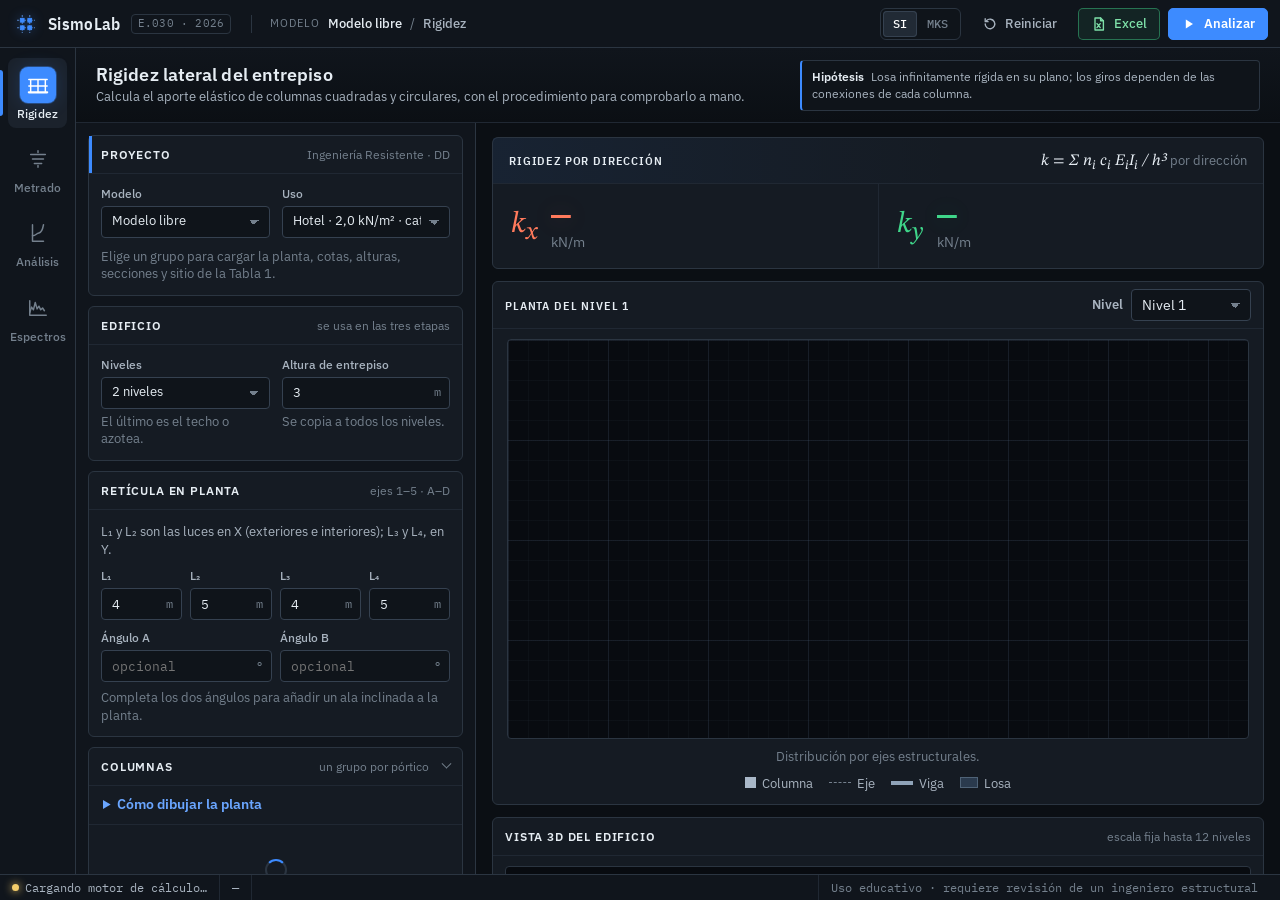
<file: index.html>
<!doctype html>
<html lang="es">
  <head>
    <meta charset="UTF-8" />
    <meta name="viewport" content="width=device-width, initial-scale=1.0, viewport-fit=cover" />
    <meta name="theme-color" content="#10151c" />
    <meta name="description" content="Rigidez lateral, metrado de cargas, análisis pseudotridimensional y modal de edificios según la E.030, con el desarrollo de cada cálculo." />
    <title>SismoLab · Rigidez y análisis estructural</title>
    <link rel="icon" href="./favicon.svg" type="image/svg+xml" />
    <link rel="preconnect" href="https://fonts.googleapis.com" />
    <link rel="preconnect" href="https://fonts.gstatic.com" crossorigin />
    <link rel="stylesheet" href="https://fonts.googleapis.com/css2?family=IBM+Plex+Mono:wght@400;500&family=IBM+Plex+Sans+Condensed:wght@500;600&family=IBM+Plex+Sans:ital,wght@0,400;0,500;0,600;0,700;1,400&family=STIX+Two+Text:ital,wght@0,400;0,500;1,400;1,500&display=swap" />
    <link rel="stylesheet" href="https://pyscript.net/releases/2025.11.1/core.css" />
    <link rel="stylesheet" href="./styles.css" />
    <script type="module" src="https://pyscript.net/releases/2025.11.1/core.js"></script>
  </head>
  <body>
    <main id="calculator" aria-busy="true">
      <header class="site-header">
        <div class="header-shell">
          <a class="brand" href="#inicio" aria-label="SismoLab, ir al inicio">
            <svg class="brand-mark" viewBox="0 0 32 32" aria-hidden="true">
              <path class="brand-grid" d="M4 11h24M4 21h24M11 4v24M21 4v24" />
              <rect x="8.5" y="8.5" width="5" height="5" /><rect x="18.5" y="8.5" width="5" height="5" /><rect x="8.5" y="18.5" width="5" height="5" /><rect x="18.5" y="18.5" width="5" height="5" />
            </svg>
            <strong>SismoLab</strong>
            <span class="brand-version">E.030 · 2026</span>
          </a>
          <div class="topbar-crumbs" aria-label="Modelo activo">
            <span class="crumb-label">Modelo</span>
            <span id="topbar-model" class="crumb-value">Modelo libre</span>
            <span class="crumb-sep" aria-hidden="true">/</span>
            <span id="topbar-stage" class="crumb-value crumb-value--muted">Rigidez</span>
          </div>
          <div class="header-actions">
            <div class="unit-toggle" role="group" aria-label="Sistema de unidades; el cambio convierte los datos ingresados">
              <button id="units-si" class="is-active" type="button" data-action="units" data-value="SI" aria-pressed="true" title="kN, MPa y mm">SI</button>
              <button id="units-mks" type="button" data-action="units" data-value="MKS" aria-pressed="false" title="tonf, kgf/cm² y cm">MKS</button>
            </div>
            <button class="button button-ghost reset-button" type="button" data-action="reset" title="Volver al modelo inicial">
              <svg viewBox="0 0 20 20" aria-hidden="true"><path d="M4 10a6 6 0 1 0 1.8-4.3M4 3.5v3.6h3.6" /></svg><span>Reiniciar</span>
            </button>
            <button id="export-excel-button" class="button excel-button" type="button" data-action="export-excel" title="Descarga la memoria de cálculo en Excel (fórmulas, MKS)">
              <svg viewBox="0 0 20 20" aria-hidden="true"><path d="M5 2.5h7l3.5 3.5v11.5h-10.5z" /><path d="M12 2.5V6h3.5" /><path d="M7.5 9.5l4 5M11.5 9.5l-4 5" /></svg><span>Excel</span>
            </button>
            <button class="button button-primary run-button" type="button" data-action="apply-loads" title="Pasa fuerzas y masas del metrado al análisis y lo resuelve">
              <svg viewBox="0 0 20 20" aria-hidden="true"><path d="M6 4.5v11l9-5.5z" /></svg><span>Analizar</span>
            </button>
          </div>
        </div>
      </header>

      <nav class="stage-switcher app-rail" aria-label="Etapas de trabajo">
        <button id="stage-rigidity-button" class="stage-tab is-active" type="button" data-action="stage" data-value="rigidity" aria-current="step" title="Rigidez: columnas, vigas y losas">
          <span class="bubble" aria-hidden="true"><svg viewBox="0 0 24 24"><path d="M4 20V6M12 20V6M20 20V6M2 6h20M2 13h20" /><path d="M2 20h20" class="icon-ground" /></svg></span><span class="stage-tab__text"><strong>Rigidez</strong><small>1 · Columnas, vigas y losas</small></span>
        </button>
        <button id="stage-loads-button" class="stage-tab" type="button" data-action="stage" data-value="loads" title="Metrado: peso y fuerza sísmica">
          <span class="bubble" aria-hidden="true"><svg viewBox="0 0 24 24"><path d="M4 7h16M6 12h12M8 17h8" /><path d="M12 3v2M12 19v2" /></svg></span><span class="stage-tab__text"><strong>Metrado</strong><small>2 · Peso y fuerza sísmica</small></span>
        </button>
        <button id="stage-analysis-button" class="stage-tab" type="button" data-action="stage" data-value="analysis" title="Análisis: respuesta y modos">
          <span class="bubble" aria-hidden="true"><svg viewBox="0 0 24 24"><path d="M6 21V3M6 21h12" /><path d="M6 15c4 0 4-2.5 7-3s4-3.5 5-9" /></svg></span><span class="stage-tab__text"><strong>Análisis</strong><small>3 · Respuesta y modos</small></span>
        </button>
        <button id="stage-spectra-button" class="stage-tab" type="button" data-action="stage" data-value="spectra" title="Espectros: registro y E.030">
          <span class="bubble" aria-hidden="true"><svg viewBox="0 0 24 24"><path d="M3 20h18M3 20V4" /><path d="M3 17l2-6 2 3 2-8 2 7 2-3 2 4 2-2 2 3" /></svg></span><span class="stage-tab__text"><strong>Espectros</strong><small>4 · Registro y E.030</small></span>
        </button>
      </nav>

      <section id="inicio" class="intro" aria-labelledby="intro-title">
        <p id="intro-eyebrow" class="eyebrow" hidden></p>
        <div class="intro-grid">
          <div>
            <h1 id="intro-title">Rigidez lateral del entrepiso</h1>
            <p id="intro-copy" class="intro-copy">Calcula el aporte elástico de columnas cuadradas y circulares, con el procedimiento para comprobarlo a mano.</p>
          </div>
          <p class="model-note"><strong id="model-note-title">Hipótesis</strong> <span id="model-note-copy">Losa infinitamente rígida en su plano; los giros dependen de las conexiones de cada columna.</span></p>
        </div>
      </section>

      <div id="rigidity-stage" class="stage-view">
        <div class="workspace-grid">
          <section class="input-panel" aria-label="Datos del modelo">
            <section id="dd-panel" class="panel dd-panel" aria-labelledby="dd-heading">
              <div class="panel__head"><h2 id="dd-heading">Proyecto</h2><span>Ingeniería Resistente · DD</span></div>
              <div class="panel__body">
                <div class="analysis-form-grid">
                  <div class="field-block">
                    <label for="dd-group">Modelo</label>
                    <select id="dd-group" data-field="dd-group">
                      <option value="libre" selected>Modelo libre</option>
                      <option value="1">DD · Grupo 1</option><option value="2">DD · Grupo 2</option><option value="3">DD · Grupo 3</option><option value="4">DD · Grupo 4</option><option value="5">DD · Grupo 5</option>
                      <option value="6">DD · Grupo 6</option><option value="7">DD · Grupo 7</option><option value="8">DD · Grupo 8</option><option value="9">DD · Grupo 9</option><option value="10">DD · Grupo 10</option>
                    </select>
                  </div>
                  <div class="field-block">
                    <label for="dd-use">Uso</label>
                    <select id="dd-use" data-field="loads-use-global">
                      <option value="hotel">Hotel · 2,0 kN/m² · categoría C</option>
                      <option value="vivienda">Vivienda · 2,0 kN/m² · C</option>
                      <option value="oficina">Oficina · 2,5 kN/m² · C</option>
                      <option value="aula">Centro educativo · 2,5 kN/m² · A₂</option>
                      <option value="centro_comercial">Centro comercial · 5,0 kN/m² · B</option>
                      <option value="tienda">Tienda · 5,0 kN/m² · C</option>
                      <option value="biblioteca_salas">Biblioteca: sala de lectura · 3,0 kN/m² · B</option>
                      <option value="biblioteca_deposito">Biblioteca: almacenaje · 7,5 kN/m² · B</option>
                      <option value="corredor_publico">Corredores y escaleras públicas · 4,0 kN/m²</option>
                      <option value="garaje_liviano">Estacionamiento liviano · 2,5 kN/m² · C</option>
                      <option value="otro">Otro · editable por nivel</option>
                    </select>
                  </div>
                </div>
                <div id="dd-model-field" class="field-block dd-model-field" hidden>
                  <label for="dd-stiffness-model">Modelo de rigidez de los pórticos</label>
                  <select id="dd-stiffness-model" data-field="dd-stiffness-model">
                    <option value="rigid" selected>Vigas infinitamente rígidas · altura libre h − h_viga</option>
                    <option value="flexible">Pórtico con vigas flexibles · condensación estática</option>
                  </select>
                </div>
                <p id="dd-site" class="field-help dd-site">Elige un grupo para cargar la planta, cotas, alturas, secciones y sitio de la Tabla 1.</p>
                <div id="dd-fields" hidden>
                  <p class="panel-note">Las cotas L₁–L₄ y los ángulos A y B están en el panel Retícula; los niveles, en Edificio. Todo cambio recalcula el modelo.</p>
                  <div id="dd-param-list" class="analysis-form-grid dd-param-list"></div>
                  <p id="dd-message" class="dd-message" hidden></p>
                </div>
              </div>
            </section>

            <section class="panel" aria-labelledby="datos-heading">
              <div class="panel__head"><h2 id="datos-heading">Edificio</h2><span>se usa en las tres etapas</span></div>
              <div class="panel__body building-setup">
                <div class="field-block">
                  <label for="building-levels">Niveles</label>
                  <select id="building-levels" data-field="building-levels">
                    <option value="1">1 nivel</option><option value="2" selected>2 niveles</option><option value="3">3 niveles</option><option value="4">4 niveles</option><option value="5">5 niveles</option><option value="6">6 niveles</option><option value="7">7 niveles</option><option value="8">8 niveles</option><option value="9">9 niveles</option><option value="10">10 niveles</option><option value="11">11 niveles</option><option value="12">12 niveles</option>
                  </select>
                  <small>El último es el techo o azotea.</small>
                </div>
                <div class="field-block">
                  <label for="story-height">Altura de entrepiso</label>
                  <div class="input-with-unit">
                    <input id="story-height" name="story-height" type="number" min="1" max="12" step="0.05" value="3" data-field="story-height" />
                    <span>m</span>
                  </div>
                  <small>Se copia a todos los niveles.</small>
                </div>
              </div>
            </section>

            <section class="panel model-geometry-card" aria-labelledby="model-geometry-heading">
              <div class="panel__head"><h2 id="model-geometry-heading">Retícula en planta</h2><span>ejes 1–5 · A–D</span></div>
              <div class="panel__body">
                <p class="panel-note">L₁ y L₂ son las luces en X (exteriores e interiores); L₃ y L₄, en Y.</p>
                <div class="length-fields">
                  <div class="field-block"><label for="plan-length-1">L₁</label><div class="input-with-unit"><input id="plan-length-1" type="number" min="0.5" max="30" step="0.1" value="4" data-field="plan-length" data-index="0" /><span>m</span></div></div>
                  <div class="field-block"><label for="plan-length-2">L₂</label><div class="input-with-unit"><input id="plan-length-2" type="number" min="0.5" max="30" step="0.1" value="5" data-field="plan-length" data-index="1" /><span>m</span></div></div>
                  <div class="field-block"><label for="plan-length-3">L₃</label><div class="input-with-unit"><input id="plan-length-3" type="number" min="0.5" max="30" step="0.1" value="4" data-field="plan-length" data-index="2" /><span>m</span></div></div>
                  <div class="field-block"><label for="plan-length-4">L₄</label><div class="input-with-unit"><input id="plan-length-4" type="number" min="0.5" max="30" step="0.1" value="5" data-field="plan-length" data-index="3" /><span>m</span></div></div>
                </div>
                <div class="plan-angle-fields">
                  <div class="field-block"><label for="plan-angle-a">Ángulo A</label><div class="input-with-unit"><input id="plan-angle-a" type="number" min="1" max="179" step="0.1" placeholder="opcional" data-field="plan-angle-a" /><span>°</span></div></div>
                  <div class="field-block"><label for="plan-angle-b">Ángulo B</label><div class="input-with-unit"><input id="plan-angle-b" type="number" min="-45" max="45" step="0.1" placeholder="opcional" data-field="plan-angle-b" /><span>°</span></div></div>
                </div>
                <small class="plan-angle-help">Completa los dos ángulos para añadir un ala inclinada a la planta.</small>
              </div>
            </section>

            <details id="manual-columns" class="panel beam-editor column-editor" open>
              <summary class="panel__head"><h2 id="column-editor-heading">Columnas</h2><span>un grupo por pórtico</span></summary>
              <details class="howto">
                <summary>Cómo dibujar la planta</summary>
                <ol>
                  <li>Añade un grupo por pórtico: los ejes 1–5 trabajan en Y y las líneas A–D en X.</li>
                  <li>Escribe el eje del grupo y su cantidad de columnas.</li>
                  <li>Revisa X₀ e Y₀: ubican el centro del grupo en planta.</li>
                  <li>Añade las vigas y los paños de losa; se crean en el siguiente tramo libre.</li>
                </ol>
              </details>
              <div id="group-list" class="group-list editor-scroll-list">
                <div class="loading-card"><span class="spinner"></span><strong>Cargando la calculadora…</strong></div>
              </div>
              <button id="add-group" type="button" class="button add-group editor-add-button" data-action="add" disabled>Añadir grupo de columnas <span id="group-count">1/20</span></button>
            </details>

            <details id="manual-beams" class="panel beam-editor" open>
              <summary class="panel__head"><h2 id="beam-editor-heading">Vigas</h2><span>entre nudos de la retícula</span></summary>
              <div id="beam-list" class="beam-list editor-scroll-list">
                <p class="beam-empty">Cargando el editor de vigas…</p>
              </div>
              <button id="add-beam" type="button" class="button add-beam" data-action="add-beam" disabled>Añadir viga <span id="beam-count">0/31</span></button>
            </details>

            <details id="manual-slabs" class="panel beam-editor slab-editor" open>
              <summary class="panel__head"><h2 id="slab-editor-heading">Losas</h2><span>por paños</span></summary>
              <div id="slab-list" class="beam-list slab-list editor-scroll-list">
                <p class="beam-empty">Cargando el editor de losas…</p>
              </div>
              <button id="add-slab" type="button" class="button add-beam add-slab" data-action="add-slab" disabled>Añadir paño de losa <span id="slab-count">0/12</span></button>
            </details>
          </section>

          <section class="result-panel" aria-labelledby="resultado-heading">
            <div class="result-card readout">
              <div class="readout__head">
                <h2 id="resultado-heading">Rigidez por dirección</h2>
                <p class="formula-bar"><span class="math">k = Σ n<sub>i</sub> c<sub>i</sub> E<sub>i</sub>I<sub>i</sub> / h³</span> por dirección</p>
              </div>
              <div class="total-grid">
                <output class="total-result total-result--x" aria-live="polite">
                  <span class="math">k<sub>x</sub></span><strong id="total-stiffness-x">—</strong><em id="stiffness-unit-x">kN/m</em>
                </output>
                <output class="total-result total-result--y" aria-live="polite">
                  <span class="math">k<sub>y</sub></span><strong id="total-stiffness-y">—</strong><em id="stiffness-unit-y">kN/m</em>
                </output>
              </div>
              <div id="calculation-warning" class="calculation-warning" hidden></div>
            </div>

            <div class="frame-diagram panel">
              <div class="panel__head plan-viewer-toolbar">
                <h2 id="plan-view-level-title" class="diagram-subheading">Planta del nivel 1</h2>
                <div class="viz-control">
                  <label for="rigidity-plan-level">Nivel</label>
                  <select id="rigidity-plan-level" data-field="rigidity-plan-level"><option value="0">Nivel 1</option></select>
                </div>
              </div>
              <div id="frame-diagram-plan" class="frame-diagram-3d frame-diagram-plan"></div>
              <p id="plan-caption" class="viz-caption">Distribución por ejes estructurales.</p>
              <div class="iso-legend">
                <span class="iso-legend-item"><i class="iso-legend-shape iso-legend-shape--square"></i>Columna</span>
                <span class="iso-legend-item"><i class="plan-legend-line plan-legend-line--grid"></i>Eje</span>
                <span class="iso-legend-item"><i class="plan-legend-line plan-legend-line--beam"></i>Viga</span>
                <span class="iso-legend-item"><i class="plan-legend-slab"></i>Losa</span>
                <span id="plan-wing-legend" class="iso-legend-item" hidden><i class="plan-legend-line plan-legend-line--wing"></i>Ala inclinada</span>
              </div>
            </div>

            <div class="frame-diagram panel">
              <div class="panel__head"><h2>Vista 3D del edificio</h2><span>escala fija hasta 12 niveles</span></div>
              <div id="frame-diagram-3d" class="frame-diagram-3d building-diagram"></div>
              <p id="diagram-caption" class="viz-caption">Vista isométrica de la retícula.</p>
              <div class="iso-legend">
                <span class="iso-legend-item"><i class="iso-legend-dot iso-legend-dot--concrete"></i>Concreto</span>
                <span class="iso-legend-item"><i class="iso-legend-dot iso-legend-dot--steel"></i>Acero</span>
                <span class="iso-legend-item"><i class="iso-legend-slab"></i>Losa modelada</span>
              </div>
            </div>

            <div id="dd-frames-panel" class="panel" hidden>
              <div class="panel__head"><h2>Pórticos del proyecto</h2><span>rigidez por pórtico y por piso</span></div>
              <div id="dd-frame-table" class="panel__body"></div>
            </div>

            <div class="contribution-card panel">
              <div class="panel__head"><h2>Aporte por grupo</h2><span id="contribution-count">—</span></div>
              <div id="contribution-list" class="contribution-list"></div>
            </div>

            <div class="calculation-card panel">
              <div class="panel__head"><h2>Cálculo paso a paso</h2><span id="height-conversion" class="height-conversion">h = 3,00 m</span></div>
              <div id="steps-list" class="steps-list"></div>
            </div>
            <section class="stage-foot" aria-label="Fundamento y siguiente etapa">
              <details class="theory-section">
                <summary>Fundamento y alcance de la rigidez lateral</summary>
                <div class="theory-grid">
                  <article><h3>Modelo de corte</h3><p>Se impone un desplazamiento lateral unitario y la losa no se deforma a flexión: cada columna actúa como un resorte lateral k = cEI/h³.</p></article>
                  <article><h3>Sección bruta</h3><p>I = a⁴/12 para la sección cuadrada e I = πD⁴/64 para la circular maciza. Concreto: E<sub>c</sub> = 4 700√f′c (SI) o 15 000√f′c (MKS); acero: E ≈ 200 000 MPa.</p></article>
                  <article><h3>Alcance</h3><p>Idealización elástica inicial. No considera la flexibilidad real de las vigas ni efectos de segundo orden. Uso educativo: requiere la revisión de un ingeniero estructural.</p></article>
                </div>
              </details>
              <div class="next-step">
                <p>Con la rigidez de cada eje, el metrado calcula el peso y la fuerza sísmica de cada piso.</p>
                <button class="button button-primary transition-button" type="button" data-action="stage" data-value="loads">Continuar al metrado</button>
              </div>
            </section>
          </section>
        </div>
      </div>

      <section id="loads-stage" class="analysis-stage stage-view" hidden aria-labelledby="intro-title">
        <div class="analysis-workspace">
          <section class="analysis-input-panel" aria-label="Datos del metrado">
            <section class="panel" aria-labelledby="loads-data-heading">
              <div class="panel__head"><h2 id="loads-data-heading">Sitio y uso</h2><span>E.030 · E.020</span></div>
              <div class="panel__body">
                <div class="global-use-card">
                  <div class="field-block">
                    <label for="loads-use-global">Uso de la edificación</label>
                    <select id="loads-use-global" data-field="loads-use-global">
                      <option value="hotel">Hotel · 2,0 kN/m² · categoría C</option>
                      <option value="vivienda" selected>Vivienda · 2,0 kN/m² · C</option>
                      <option value="oficina">Oficina · 2,5 kN/m² · C</option>
                      <option value="aula">Centro educativo · 2,5 kN/m² · A₂</option>
                      <option value="centro_comercial">Centro comercial · 5,0 kN/m² · B</option>
                      <option value="tienda">Tienda · 5,0 kN/m² · C</option>
                      <option value="biblioteca_salas">Biblioteca: sala de lectura · 3,0 kN/m² · B</option>
                      <option value="biblioteca_deposito">Biblioteca: almacenaje · 7,5 kN/m² · B</option>
                      <option value="corredor_publico">Corredores y escaleras públicas · 4,0 kN/m²</option>
                      <option value="garaje_liviano">Estacionamiento liviano · 2,5 kN/m² · C</option>
                      <option value="otro">Otro · editable por nivel</option>
                    </select>
                    <small>Se aplica a todos los pisos; la azotea conserva su carga. Luego puedes cambiar un nivel.</small>
                  </div>
                </div>
                <div class="analysis-form-grid">
                  <div class="field-block">
                    <label for="loads-zone">Zona sísmica</label>
                    <select id="loads-zone" data-field="loads-zone">
                      <option value="1">Zona 1 · Z = 0,10</option>
                      <option value="2">Zona 2 · Z = 0,25</option>
                      <option value="3" selected>Zona 3 · Z = 0,35</option>
                      <option value="4">Zona 4 · Z = 0,45</option>
                    </select>
                  </div>
                  <div class="field-block">
                    <label for="loads-soil">Perfil de suelo</label>
                    <select id="loads-soil" data-field="loads-soil">
                      <option value="S0">S0 · Roca</option>
                      <option value="S1">S1 · Muy rígido</option>
                      <option value="S2" selected>S2 · Rígido</option>
                      <option value="S3">S3 · Intermedio</option>
                      <option value="S4">S4 · Blando</option>
                    </select>
                  </div>
                  <div class="field-block">
                    <label for="loads-category">Categoría</label>
                    <select id="loads-category" data-field="loads-category">
                      <option value="A1">A₁ · Salud esencial · U = 1,5</option>
                      <option value="A2">A₂ · Esencial · U = 1,5</option>
                      <option value="B">B · Importante · U = 1,3</option>
                      <option value="C" selected>C · Común · U = 1,0</option>
                    </select>
                  </div>
                  <div class="field-block">
                    <label for="loads-system">Sistema estructural</label>
                    <select id="loads-system" data-field="loads-system">
                      <option value="porticos">Pórticos · R₀ = 8</option>
                      <option value="dual">Dual · R₀ = 7</option>
                      <option value="muros" selected>Muros estructurales · R₀ = 6</option>
                      <option value="albanileria">Albañilería · R₀ = 3</option>
                    </select>
                  </div>
                </div>
                <p class="field-help">Sin V<sub>s30</sub>, S2 y S3 usan los valores conservadores de la E.030:2026. La Tabla 9 se comprueba sola; A₁ en zonas 3 y 4 requiere aislamiento y queda fuera de este modelo.</p>
              </div>
            </section>

            <section class="panel" aria-labelledby="loads-factors-heading">
              <div class="panel__head"><h2 id="loads-factors-heading">Factores y periodo</h2></div>
              <div class="panel__body analysis-form-grid">
                <div class="field-block">
                  <span class="output-label">Irregularidad en altura I<sub>a</sub></span>
                  <output id="loads-ia" class="factor-output">1,00</output>
                </div>
                <div class="field-block">
                  <span class="output-label">Irregularidad en planta I<sub>p</sub></span>
                  <output id="loads-ip" class="factor-output">1,00</output>
                </div>
                <div class="field-block">
                  <label for="loads-period-mode">Periodo T</label>
                  <select id="loads-period-mode" data-field="loads-period-mode">
                    <option value="auto" selected>Estimar T = hn / CT</option>
                    <option value="manual">Ingresar T</option>
                  </select>
                </div>
                <div class="field-block">
                  <label for="loads-period-manual">T manual</label>
                  <div class="input-with-unit"><input id="loads-period-manual" type="number" step="0.01" min="0.05" value="0.30" data-field="loads-period-manual" disabled /><span>s</span></div>
                </div>
              </div>
            </section>

            <section class="panel" aria-labelledby="loads-levels-heading">
              <div class="panel__head"><h2 id="loads-levels-heading">Cargas por nivel</h2><span id="loads-level-count">2 niveles</span></div>
              <div class="panel__body">
                <div id="loads-level-list" class="analysis-floor-list"></div>
                <button type="button" class="button button-ghost inherited-levels-button" data-action="stage" data-value="rigidity">Cambiar la cantidad de niveles en Rigidez</button>
              </div>
            </section>

            <section class="panel irregularity-panel" aria-labelledby="irregularity-heading">
              <div class="panel__head"><h2 id="irregularity-heading">Irregularidades</h2><span>E.030:2026, Tablas 11 y 12</span></div>
              <div class="panel__body">
                <p class="field-help">Rigidez, masa, geometría y torsión se revisan solas. El piso débil se evalúa cuando ingresas V<sub>n,x</sub> y V<sub>n,y</sub> por nivel. Marca aquí lo que requiere inspección:</p>
                <div class="irregularity-manual-grid">
                  <fieldset>
                    <legend>En altura</legend>
                    <label class="check-card"><input id="loads-discontinuity-vertical" type="checkbox" data-field="loads-discontinuity-vertical" /><span><strong>Discontinuidad vertical</strong><small>Un elemento desalineado resiste más del 10 % del cortante.</small></span><b>0,80</b></label>
                    <label class="check-card"><input id="loads-extreme-discontinuity-vertical" type="checkbox" data-field="loads-extreme-discontinuity-vertical" /><span><strong>Discontinuidad extrema</strong><small>Los elementos discontinuos superan el 25 % del cortante.</small></span><b>0,60</b></label>
                  </fieldset>
                  <fieldset>
                    <legend>En planta</legend>
                    <label class="check-card"><input id="loads-reentrant-corners" type="checkbox" data-field="loads-reentrant-corners" /><span><strong>Esquinas entrantes</strong><small>Mayores que el 20 % en ambas direcciones.</small></span><b>0,90</b></label>
                    <label class="check-card"><input id="loads-diaphragm-discontinuity" type="checkbox" data-field="loads-diaphragm-discontinuity" /><span><strong>Diafragma discontinuo</strong><small>Aberturas sobre el 50 % o sección neta bajo el 50 %.</small></span><b>0,85</b></label>
                    <label class="check-card"><input id="loads-nonparallel-systems" type="checkbox" data-field="loads-nonparallel-systems" /><span><strong>Sistemas no paralelos</strong><small>Con las excepciones de 30° y 10 % del cortante.</small></span><b>0,90</b></label>
                  </fieldset>
                </div>
                <div id="loads-irregularity-results"></div>
              </div>
            </section>
          </section>

          <section class="analysis-result-panel" aria-labelledby="loads-result-heading">
            <div class="analysis-result-card readout">
              <div class="readout__head">
                <h2 id="loads-result-heading">Peso sísmico y cortante basal</h2>
                <p class="formula-bar"><span class="math">V = (Z U C S / R) · ΣP</span> con P = CM + %CV</p>
              </div>
              <div id="loads-warning" class="analysis-warning" hidden></div>
              <div id="loads-summary" class="analysis-summary"></div>
            </div>

            <div class="panel chart-pair">
              <div class="analysis-plan-card">
                <div class="panel__head"><h2>Peso por nivel</h2><span class="math">P<sub>i</sub> (kN)</span></div>
                <div id="loads-weight-chart" class="analysis-chart"></div>
              </div>
              <div class="analysis-plan-card">
                <div class="panel__head"><h2>Fuerza sísmica por nivel</h2><span class="math">F<sub>i</sub> (kN)</span></div>
                <div id="loads-force-chart" class="analysis-chart"></div>
              </div>
            </div>

            <div id="loads-table" class="analysis-table-card panel"></div>

            <div id="loads-steps-card" class="steps-card panel">
              <button type="button" class="details-toggle panel__head" data-action="toggle-details" data-target="#loads-steps-card" aria-expanded="false" aria-controls="loads-steps"><span class="details-toggle__title">Memoria de cálculo del metrado</span><span>mostrar</span></button>
              <div id="loads-steps" class="steps-scroll"></div>
            </div>

            <div class="next-step">
              <p>Las fuerzas y masas de cada nivel pasan al análisis del edificio completo.</p>
              <button id="apply-loads-to-analysis" type="button" class="button button-primary transition-button" data-action="apply-loads">Usar estas fuerzas en el análisis</button>
            </div>
            <section class="stage-foot">
              <details class="theory-section analysis-scope">
                <summary>Alcance del metrado</summary>
                <p>Metrado por grupos: incorpora las columnas definidas en Rigidez, las vigas y losas modeladas, acabados, tabiquería y carga viva. Las coordenadas de cada grupo representan su centroide. No reemplaza el metrado completo del proyecto ni el análisis dinámico cuando la norma lo exige.</p>
              </details>
            </section>
          </section>
        </div>
      </section>

      <section id="analysis-stage" class="analysis-stage stage-view" hidden aria-labelledby="intro-title">
        <div class="analysis-workspace">
          <section class="analysis-input-panel" aria-label="Datos del análisis">
            <section class="panel" aria-labelledby="analysis-data-heading">
              <div class="panel__head"><h2 id="analysis-data-heading">Modelo global</h2><span id="analysis-level-count" class="factor-output">2 niveles</span></div>
              <div class="panel__body">
                <div class="analysis-form-grid">
                  <div class="field-block">
                    <label for="analysis-alpha">Dirección del sismo α</label>
                    <div class="input-with-unit"><input id="analysis-alpha" type="number" step="1" value="0" data-field="analysis-alpha" /><span>°</span></div>
                    <small>0° es X; 90° es Y.</small>
                  </div>
                  <div class="field-block example-field">
                    <span class="output-label">Ejemplo</span>
                    <button class="button example-button" type="button" data-action="load-analysis-example">Ejemplo de 2 niveles</button>
                  </div>
                </div>
                <p class="field-help">La cantidad de niveles se cambia en Rigidez.</p>
              </div>
            </section>

            <section class="panel" aria-labelledby="analysis-floors-heading">
              <div class="panel__head"><h2 id="analysis-floors-heading">Fuerza y altura por nivel</h2><span>F en kN · h en m</span></div>
              <div class="panel__body"><div id="analysis-floor-list" class="analysis-floor-list"></div></div>
            </section>

            <section class="panel" aria-labelledby="analysis-cm-heading">
              <div class="panel__head"><h2 id="analysis-cm-heading">Centro de masa</h2><span>punto de referencia del diafragma</span></div>
              <div class="panel__body">
                <div class="analysis-form-grid">
                  <div class="field-block"><label for="analysis-cm-x">x<sub>CM</sub></label><div class="input-with-unit"><input id="analysis-cm-x" type="number" step="0.1" value="2.5" data-field="analysis-cm-x" /><span>m</span></div></div>
                  <div class="field-block"><label for="analysis-cm-y">y<sub>CM</sub></label><div class="input-with-unit"><input id="analysis-cm-y" type="number" step="0.1" value="2" data-field="analysis-cm-y" /><span>m</span></div></div>
                  <div class="field-block"><label for="analysis-ecc-x">e<sub>acc,x</sub></label><div class="input-with-unit"><input id="analysis-ecc-x" type="number" step="0.01" value="0" data-field="analysis-ecc-x" /><span>m</span></div></div>
                  <div class="field-block"><label for="analysis-ecc-y">e<sub>acc,y</sub></label><div class="input-with-unit"><input id="analysis-ecc-y" type="number" step="0.01" value="0" data-field="analysis-ecc-y" /><span>m</span></div></div>
                </div>
                <p class="field-help">Para un sismo en X, e<sub>acc,y</sub> genera el momento torsor; el signo indica hacia qué lado del CM actúa.</p>
              </div>
            </section>

            <section class="panel" aria-labelledby="analysis-frames-heading">
              <div class="panel__head"><h2 id="analysis-frames-heading">Ejes resistentes</h2><span>tus grupos de columnas</span></div>
              <div class="panel__body">
                <p class="field-help">x₀, y₀ ubican un punto del eje; β es su orientación, antihoraria desde X.</p>
                <div id="analysis-frame-list" class="analysis-frame-list"></div>
              </div>
            </section>
          </section>

          <section class="analysis-result-panel" aria-labelledby="analysis-result-heading">
            <div class="analysis-result-card readout">
              <div class="readout__head">
                <h2 id="analysis-result-heading">Respuesta elástica</h2>
                <p class="formula-bar"><span class="math">[K]{U} = {F}</span> con 3 grados de libertad por nivel</p>
              </div>
              <div id="analysis-warning" class="analysis-warning" hidden></div>
              <div id="analysis-summary" class="analysis-summary"></div>
            </div>

            <div class="panel plan-pair">
              <div class="analysis-plan-card">
                <div class="panel__head"><h2>Planta</h2><span>centro de masa, centro de rigidez y ejes</span></div>
                <div id="analysis-plan" class="analysis-plan"></div>
              </div>
              <div class="analysis-plan-card">
                <div class="panel__head subheading--with-control">
                  <h2>Planta deformada</h2>
                  <div class="viz-control"><label for="analysis-deform-level">Nivel</label><select id="analysis-deform-level" data-field="analysis-deform-level"></select></div>
                </div>
                <div id="analysis-deformed-plan" class="analysis-plan"></div>
                <p id="analysis-deformed-plan-caption" class="viz-caption"></p>
              </div>
            </div>

            <div class="panel analysis-table-card modal-card">
              <div class="panel__head subheading--with-control">
                <h2 id="analysis-modal-heading">Análisis modal</h2>
                <div class="viz-control"><label for="analysis-modal-mode">Modo</label><select id="analysis-modal-mode" data-field="analysis-modal-mode"></select></div>
              </div>
              <div id="analysis-modal" class="panel__body"></div>
            </div>

            <div class="panel analysis-table-card spectral-card">
              <div class="panel__head subheading--with-control">
                <h2 id="analysis-spectral-heading">Análisis modal espectral</h2>
                <div class="viz-control spectral-controls">
                  <label for="spectral-source">Espectro</label>
                  <select id="spectral-source" data-field="spectral-source">
                    <option value="e030" selected>E.030 (ZUCS/R)</option>
                    <option value="record">Registro cargado (÷R)</option>
                  </select>
                  <label for="spectral-combination">Combinación</label>
                  <select id="spectral-combination" data-field="spectral-combination">
                    <option value="cqc" selected>CQC</option>
                    <option value="abs_srss">0,25Σ|r| + 0,75√Σr²</option>
                  </select>
                </div>
              </div>
              <div id="analysis-spectral" class="panel__body"></div>
            </div>

            <div class="panel plan-pair">
              <div class="analysis-plan-card">
                <div class="panel__head"><h2>Vista axonométrica deformada</h2></div>
                <div id="analysis-axonometric" class="analysis-plan"></div>
                <p id="analysis-axonometric-caption" class="viz-caption"></p>
              </div>
              <div class="analysis-plan-card">
                <div class="panel__head subheading--with-control">
                  <h2>Elevación de pórtico</h2>
                  <div class="viz-control"><label for="analysis-elevation-axis">Eje</label><select id="analysis-elevation-axis" data-field="analysis-elevation-axis"></select></div>
                </div>
                <div id="analysis-frame-elevation" class="analysis-elevation"></div>
              </div>
            </div>

            <div class="panel chart-trio">
              <div class="analysis-plan-card">
                <div class="panel__head"><h2>Fuerza por piso</h2><span>kN</span></div>
                <div id="analysis-floor-forces-chart" class="analysis-chart"></div>
              </div>
              <div class="analysis-plan-card">
                <div class="panel__head"><h2>Cortante de piso</h2><span>kN</span></div>
                <div id="analysis-story-shear-chart" class="analysis-chart"></div>
              </div>
              <div class="analysis-plan-card">
                <div class="panel__head"><h2>Momento en columna</h2><span>eje de la elevación</span></div>
                <div id="analysis-column-moment-chart" class="analysis-chart"></div>
              </div>
            </div>

            <div id="analysis-displacements" class="analysis-table-card panel"></div>
            <div id="analysis-frames" class="analysis-table-card panel"></div>

            <div class="panel analysis-plan-card">
              <div class="panel__head subheading--with-control">
                <h2>Matriz local del pórtico</h2>
                <div class="viz-control"><label for="analysis-matrix-axis">Pórtico</label><select id="analysis-matrix-axis" data-field="analysis-matrix-axis"></select></div>
              </div>
              <div id="analysis-frame-matrix" class="panel__body"></div>
            </div>

            <div id="analysis-steps-card" class="steps-card panel">
              <button type="button" class="details-toggle panel__head" data-action="toggle-details" data-target="#analysis-steps-card" aria-expanded="false" aria-controls="analysis-steps"><span class="details-toggle__title">Memoria de cálculo del análisis</span><span>mostrar</span></button>
              <div id="analysis-steps" class="steps-scroll"></div>
            </div>
            <section class="stage-foot">
              <div class="next-step">
                <p>Descarga la memoria de cálculo en Excel con la estructura del trabajo del curso: rigidez, masa, análisis sísmico, centros de masa y rigidez, matrices G·K·G, K⁻¹, desplazamientos, modos y espectro, con fórmulas vivas en tonf y m.</p>
                <button class="button button-primary transition-button" type="button" data-action="export-excel">Descargar Excel</button>
              </div>
              <details class="theory-section analysis-method">
                <summary>Ruta matricial y alcance del análisis</summary>
                <ol class="analysis-method-grid">
                  <li><h3>Matriz de cada eje</h3><p>Las rigideces de piso forman K<sub>eje</sub>. Para dos niveles: [k₁+k₂, −k₂; −k₂, k₂].</p></li>
                  <li><h3>Posición y orientación</h3><p>[G] relaciona el movimiento del diafragma con el eje mediante cos β, sin β y el brazo r.</p></li>
                  <li><h3>Ensamblaje y solución</h3><p>K<sub>P3D</sub> = Σ GᵀK<sub>eje</sub>G; resolver K<sub>P3D</sub>U = F da desplazamientos y giros. F = K<sup>−1</sup> es la matriz de flexibilidad.</p></li>
                  <li><h3>Análisis modal</h3><p>Con m y J = m(a²+b²)/12 por diafragma se resuelve Kφ = ω²Mφ: periodos, formas de modo y masa participativa.</p></li>
                </ol>
                <p class="analysis-scope">Modelo lineal educativo con diafragmas rígidos. Si defines K<sub>x</sub> o K<sub>y</sub> por piso en Metrado, el aporte de los ejes se escala en ese nivel. El análisis modal espectral combina modos con CQC o con la regla 0,25Σ|r| + 0,75√Σr² de la E.030. No incluye interacción suelo–estructura, efectos de segundo orden ni la combinación 100 % + 30 % de direcciones.</p>
              </details>
            </section>
          </section>
        </div>
      </section>


      <section id="spectra-stage" class="analysis-stage stage-view" hidden aria-labelledby="intro-title">
        <div class="analysis-workspace">
          <section class="analysis-input-panel" aria-label="Datos del registro">
            <section class="panel" aria-labelledby="spec-record-heading">
              <div class="panel__head"><h2 id="spec-record-heading">Registro sísmico</h2><span>aceleración del suelo</span></div>
              <div class="panel__body">
                <div class="spec-file-row">
                  <label class="button spec-file-button" for="spec-file">Cargar archivo</label>
                  <input id="spec-file" type="file" accept=".txt,.dat,.csv,.at2,.AT2,.acc" class="visually-hidden" />
                  <span id="spec-file-name" class="field-help">.txt, .csv o PEER .AT2</span>
                </div>
                <div class="field-block">
                  <label for="spec-record">O pega los datos</label>
                  <textarea id="spec-record" data-field="spec-record" rows="7" spellcheck="false" placeholder="0.00  0.0012&#10;0.01  0.0031&#10;0.02 -0.0018&#10;…"></textarea>
                  <small>Dos columnas (tiempo y aceleración), una columna de aceleraciones con Δt, o formato PEER con NPTS y DT en la cabecera.</small>
                </div>
                <div class="analysis-form-grid">
                  <div class="field-block">
                    <label for="spec-units">Unidades de aceleración</label>
                    <select id="spec-units" data-field="spec-units">
                      <option value="g" selected>g</option>
                      <option value="m/s2">m/s²</option>
                      <option value="gal">cm/s² (gal)</option>
                    </select>
                  </div>
                  <div class="field-block">
                    <label for="spec-dt">Δt (si no está en el archivo)</label>
                    <div class="input-with-unit"><input id="spec-dt" type="number" min="0.0001" step="0.001" value="0.01" data-field="spec-dt" /><span>s</span></div>
                  </div>
                  <div class="field-block">
                    <label for="spec-scale">Factor de escala</label>
                    <input id="spec-scale" type="number" min="0" step="0.05" value="1" data-field="spec-scale" />
                  </div>
                  <div class="field-block">
                    <label for="spec-xi">Amortiguamiento ξ</label>
                    <div class="input-with-unit"><input id="spec-xi" type="number" min="0" max="30" step="0.5" value="5" data-field="spec-xi" /><span>%</span></div>
                  </div>
                </div>
                <p id="spec-record-note" class="field-help spec-record-note"></p>
                <button class="button button-ghost spec-example" type="button" data-action="spec-example">Cargar registro sintético de prueba</button>
              </div>
            </section>

            <section class="panel" aria-labelledby="spec-method-heading">
              <div class="panel__head"><h2 id="spec-method-heading">Método de cálculo</h2></div>
              <div class="panel__body">
                <div class="field-block">
                  <label for="spec-method">Método</label>
                  <select id="spec-method" data-field="spec-method">
                    <option value="todos" selected>Comparar los tres métodos</option>
                    <option value="analitico">Método analítico (interpolación lineal)</option>
                    <option value="newmark_promedio">Newmark, aceleración promedio</option>
                    <option value="newmark_lineal">Newmark, aceleración lineal</option>
                  </select>
                </div>
                <p class="field-help" style="margin-top:10px">El método analítico resuelve exactamente el oscilador entre dos muestras del registro. Newmark integra numéricamente; aquí se subdivide el paso hasta Δt ≤ T/40.</p>
                <button id="spec-compute" class="button button-primary spec-compute" type="button" data-action="spec-compute">Calcular espectros</button>
              </div>
            </section>
          </section>

          <section class="analysis-result-panel" aria-label="Espectros de respuesta">
            <div class="analysis-result-card readout">
              <div class="readout__head">
                <h2>Espectro de respuesta</h2>
                <p class="formula-bar"><span class="math">ü + 2ξω u̇ + ω² u = −ü<sub>g</sub>(t)</span></p>
              </div>
              <div id="spec-warning" class="analysis-warning" hidden></div>
              <div id="spec-summary" class="analysis-summary"><div class="analysis-placeholder">Carga un registro y pulsa «Calcular espectros». Mientras tanto se muestra el espectro de la E.030 del metrado.</div></div>
            </div>
            <div class="panel">
              <div class="panel__head"><h2>Acelerograma</h2><span id="spec-record-caption"></span></div>
              <div id="spec-record-chart" class="spec-chart spec-chart--record"></div>
            </div>
            <div class="panel">
              <div class="panel__head subheading--with-control">
                <h2>Espectros</h2>
                <div class="viz-control"><label for="spec-axis">Ordenada</label>
                  <select id="spec-axis" data-field="spec-axis">
                    <option value="PSa" selected>PSa (g)</option>
                    <option value="Sa">Sa absoluta (g)</option>
                    <option value="Sd">Sd (cm)</option>
                    <option value="Sv">Sv (cm/s)</option>
                    <option value="PSv">PSv (cm/s)</option>
                  </select>
                </div>
              </div>
              <div id="spec-chart" class="spec-chart"></div>
              <div id="spec-legend" class="iso-legend spec-legend"></div>
            </div>
            <div id="spec-table" class="panel analysis-table-card"></div>
            <section class="stage-foot">
              <details class="theory-section analysis-scope">
                <summary>Cómo se calculan los espectros</summary>
                <p>Para cada periodo T se resuelve un oscilador de un grado de libertad con amortiguamiento ξ sometido al registro. El espectro guarda el máximo desplazamiento relativo Sd, la máxima velocidad relativa Sv y la máxima aceleración absoluta Sa; las pseudo-ordenadas son PSv = ωSd y PSa = ω²Sd. El método analítico supone que la aceleración varía linealmente entre muestras y usa la solución exacta en cada tramo (Nigam y Jennings). Newmark-β resuelve paso a paso con γ = ½ y β = ¼ (aceleración promedio, incondicionalmente estable) o β = ⅙ (aceleración lineal). El espectro de la E.030 es Sa = ZUCS/R·g con C de la Tabla N° 6.</p>
              </details>
            </section>
          </section>
        </div>
      </section>

      <footer id="status-bar" class="status-bar" aria-label="Estado del modelo">
        <span class="status-item status-state"><i class="status-dot" aria-hidden="true"></i><span id="status-state">Cargando motor de cálculo…</span></span>
        <span id="status-model" class="status-item">—</span>
        <span id="status-metrics" class="status-metrics"></span>
        <span class="status-item status-legal">Uso educativo · requiere revisión de un ingeniero estructural</span>
      </footer>
    </main>
    <script>
      // Lee el archivo del registro en el navegador y lo pasa al cuadro de texto.
      document.addEventListener("change", async (event) => {
        const input = event.target;
        if (!input || input.id !== "spec-file" || !input.files || !input.files.length) return;
        const file = input.files[0];
        const text = await file.text();
        const area = document.getElementById("spec-record");
        area.value = text;
        document.getElementById("spec-file-name").textContent = file.name;
        area.dispatchEvent(new Event("input", { bubbles: true }));
      });
    </script>
    <script type="py" src="./app.py" config="./pyscript.toml"></script>
  </body>
</html>
</file>
<file: styles.css>
/* SismoLab · interfaz de software de ingeniería
   Tema oscuro tipo estación de trabajo: barra superior, riel de etapas,
   inspector de datos a la izquierda, área de modelo con fondo de "model
   space" y barra de estado. Colores de dirección como en CAD:
   X coral, Y verde, giro violeta. El azul eléctrico marca acciones. */

:root {
  color-scheme: dark;
  --canvas: #0b0f14;
  --viewport: #080b10;
  --chrome: #10151c;
  --sheet: #151b23;
  --sheet-alt: #1b222c;
  --sheet-raised: #212a35;
  --ink: #e6edf3;
  --ink-2: #a8b3bf;
  --ink-3: #74808d;
  --rule: #2b3541;
  --rule-faint: #202833;
  --field: #354150;
  --field-bg: #0f141a;
  --cobalt: #3d8bff;
  --cobalt-dark: #2a6fe0;
  --cobalt-wash: rgba(61,139,255,.14);
  --glow: 0 0 0 1px rgba(61,139,255,.35), 0 0 18px rgba(61,139,255,.18);
  --dir-x: #ff7a5c;
  --dir-x-wash: rgba(255,122,92,.13);
  --dir-y: #3fd68a;
  --dir-y-wash: rgba(63,214,138,.12);
  --dir-r: #b48cff;
  --steel: #e2ac4f;
  --concrete: #a9b8c8;
  --slab: #2a3a4d;
  --warn: #f3cc6a;
  --warn-wash: rgba(243,204,106,.10);
  --warn-rule: #c99a2e;
  --error: #ff6b6b;
  --error-wash: rgba(255,107,107,.11);
  --ok: #3fd68a;
  --ok-wash: rgba(63,214,138,.10);

  --ui: "IBM Plex Sans", "Segoe UI", system-ui, sans-serif;
  --cond: "IBM Plex Sans Condensed", "IBM Plex Sans", "Arial Narrow", sans-serif;
  --mono: "IBM Plex Mono", ui-monospace, "SFMono-Regular", Consolas, monospace;
  --math: "STIX Two Text", "Cambria Math", Georgia, serif;

  --header-h: 48px;
  --rail-w: 76px;
  --status-h: 26px;
  --inspector-w: 400px;
  --radius: 6px;
}

*, *::before, *::after { box-sizing: border-box; }
html { font-family: var(--ui); -webkit-text-size-adjust: 100%; }
body { margin: 0; min-width: 320px; color: var(--ink); background: var(--canvas); font-size: 14px; line-height: 1.45; font-variant-numeric: tabular-nums; }
button, input, select { font: inherit; color: inherit; }
button { cursor: pointer; }
h1, h2, h3, h4 { margin: 0; font-weight: 600; }
p { margin: 0; }
sub, sup { line-height: 0; }
.math { font-family: var(--math); font-style: italic; font-variant-numeric: lining-nums; letter-spacing: 0; }
.math sub { font-style: italic; }
[hidden] { display: none !important; }
:focus-visible { outline: 2px solid var(--cobalt); outline-offset: 2px; }
::selection { background: rgba(61,139,255,.35); }
* { scrollbar-width: thin; scrollbar-color: #2f3a47 transparent; }
::-webkit-scrollbar { width: 10px; height: 10px; }
::-webkit-scrollbar-thumb { background: #2a3440; border: 2px solid var(--canvas); border-radius: 8px; }
::-webkit-scrollbar-track { background: transparent; }

.page-shell { width: 100%; }

/* ---------- Botones ---------- */
.button { min-height: 32px; display: inline-flex; align-items: center; justify-content: center; gap: 7px; padding: 0 12px; color: var(--ink); background: var(--sheet-alt); border: 1px solid var(--field); border-radius: 5px; font-weight: 500; font-size: 13px; line-height: 1.2; text-decoration: none; transition: background .12s, border-color .12s, box-shadow .12s; }
.button:hover { border-color: #4a5869; background: var(--sheet-raised); }
.button:disabled { cursor: not-allowed; opacity: .45; }
.button svg { width: 16px; height: 16px; fill: none; stroke: currentColor; stroke-width: 1.7; stroke-linecap: round; stroke-linejoin: round; }
.button-primary { color: #fff; background: var(--cobalt); border-color: var(--cobalt); font-weight: 600; }
.button-primary:hover { background: var(--cobalt-dark); border-color: var(--cobalt-dark); box-shadow: var(--glow); }
.button-primary svg { fill: currentColor; stroke: none; }
.button-ghost { background: transparent; border-color: transparent; color: var(--ink-2); }
.button-ghost:hover { color: var(--ink); background: rgba(255,255,255,.05); border-color: transparent; }

/* ---------- Armazón de la aplicación ---------- */
#calculator {
  height: 100vh; height: 100dvh;
  display: grid;
  grid-template-columns: var(--rail-w) minmax(0,1fr);
  grid-template-rows: var(--header-h) auto minmax(0,1fr) var(--status-h);
  grid-template-areas: "top top" "rail head" "rail body" "status status";
  overflow: hidden;
}
.site-header { grid-area: top; z-index: 40; background: var(--chrome); border-bottom: 1px solid var(--rule); }
.app-rail { grid-area: rail; }
.intro { grid-area: head; }
.stage-view { grid-area: body; min-height: 0; overflow: hidden; }
.status-bar { grid-area: status; }

/* Barra superior */
.header-shell { height: var(--header-h); display: grid; grid-template-columns: auto minmax(0,1fr) auto; align-items: center; gap: 20px; padding-inline: 14px 12px; }
.brand { display: inline-flex; align-items: center; gap: 10px; color: var(--ink); text-decoration: none; }
.brand-mark { width: 24px; height: 24px; fill: var(--cobalt); stroke: var(--cobalt); stroke-width: 1.2; filter: drop-shadow(0 0 6px rgba(61,139,255,.45)); }
.brand-mark .brand-grid { fill: none; stroke: #6aa6ff; stroke-dasharray: 3 1.5; stroke-width: 1; }
.brand strong { font-family: var(--cond); font-size: 17px; font-weight: 600; letter-spacing: .02em; }
.brand-version { padding: 1px 6px; color: var(--ink-3); border: 1px solid var(--rule); border-radius: 4px; font-family: var(--mono); font-size: 10.5px; letter-spacing: .02em; }
.topbar-crumbs { min-width: 0; display: flex; align-items: center; gap: 8px; padding-left: 18px; border-left: 1px solid var(--rule); font-size: 13px; white-space: nowrap; overflow: hidden; }
.crumb-label { color: var(--ink-3); font-size: 11px; text-transform: uppercase; letter-spacing: .08em; }
.crumb-value { min-width: 0; overflow: hidden; text-overflow: ellipsis; color: var(--ink); font-weight: 500; }
.crumb-value--muted { color: var(--ink-2); }
.crumb-sep { color: var(--ink-3); }
.header-actions { display: flex; align-items: center; gap: 8px; }
.unit-toggle { display: inline-flex; padding: 2px; background: var(--field-bg); border: 1px solid var(--rule); border-radius: 6px; }
.unit-toggle button { min-height: 26px; padding: 0 10px; background: transparent; border: 0; border-radius: 4px; font-family: var(--mono); font-size: 12px; font-weight: 500; color: var(--ink-3); }
.unit-toggle button:hover { color: var(--ink); }
.unit-toggle button.is-active { color: #fff; background: var(--sheet-raised); box-shadow: inset 0 0 0 1px var(--field); }

/* Riel de etapas */
.stage-switcher { display: flex; flex-direction: column; align-items: stretch; gap: 4px; padding: 10px 8px; background: var(--chrome); border-right: 1px solid var(--rule); }
.stage-tab { position: relative; display: grid; justify-items: center; gap: 4px; padding: 9px 2px 8px; color: var(--ink-3); background: none; border: 0; border-radius: 8px; text-align: center; transition: color .12s, background .12s; }
.stage-tab:hover { color: var(--ink); background: rgba(255,255,255,.04); }
.bubble { width: 36px; height: 36px; display: grid; place-items: center; color: inherit; border-radius: 8px; }
.bubble svg { width: 22px; height: 22px; fill: none; stroke: currentColor; stroke-width: 1.6; stroke-linecap: round; stroke-linejoin: round; }
.bubble .icon-ground { stroke-width: 2.4; }
.stage-tab__text { display: grid; line-height: 1.15; }
.stage-tab strong { font-size: 11.5px; font-weight: 500; letter-spacing: .01em; }
.stage-tab small { display: none; }
.stage-tab.is-active { color: var(--ink); background: var(--sheet-alt); }
.stage-tab.is-active .bubble { color: #fff; background: var(--cobalt); box-shadow: var(--glow); }
.stage-tab.is-active::before { content: ""; position: absolute; left: -8px; top: 12px; bottom: 12px; width: 3px; background: var(--cobalt); border-radius: 0 3px 3px 0; }

/* Cabecera del área de trabajo */
.intro { min-width: 0; padding: 12px 20px 11px; background: linear-gradient(180deg, var(--chrome), var(--canvas)); border-bottom: 1px solid var(--rule-faint); }
.intro-grid { display: grid; grid-template-columns: minmax(0,1fr) minmax(240px,460px); gap: 24px; align-items: center; }
.intro h1 { font-size: 18px; font-weight: 600; line-height: 1.2; letter-spacing: .005em; }
.intro-copy { max-width: 90ch; margin-top: 3px; color: var(--ink-2); font-size: 13px; }
.model-note { padding: 7px 10px; color: var(--ink-2); background: var(--field-bg); border: 1px solid var(--rule); border-left: 2px solid var(--cobalt); border-radius: 4px; font-size: 12px; line-height: 1.45; }
.model-note strong { color: var(--ink); font-weight: 600; margin-right: 4px; }

/* Barra de estado */
.status-bar { min-width: 0; display: flex; align-items: center; gap: 0; padding: 0 10px; color: var(--ink-2); background: var(--chrome); border-top: 1px solid var(--rule); font-family: var(--mono); font-size: 11.5px; white-space: nowrap; overflow: hidden; }
.status-item { display: inline-flex; align-items: center; gap: 6px; padding: 0 12px; border-right: 1px solid var(--rule-faint); line-height: var(--status-h); }
.status-item:first-child { padding-left: 2px; }
.status-dot { width: 7px; height: 7px; border-radius: 50%; background: var(--warn); box-shadow: 0 0 8px var(--warn); }
#calculator[aria-busy="false"] .status-dot { background: var(--ok); box-shadow: 0 0 8px rgba(63,214,138,.7); }
.status-bar.is-error .status-dot { background: var(--error); box-shadow: 0 0 8px var(--error); }
.status-metrics { min-width: 0; display: inline-flex; overflow: hidden; }
.status-metrics b { color: var(--ink); font-weight: 500; }
.status-metrics .is-x { color: var(--dir-x); }
.status-metrics .is-y { color: var(--dir-y); }
.status-legal { margin-left: auto; border-right: 0; border-left: 1px solid var(--rule-faint); color: var(--ink-3); }

/* ---------- Distribución de trabajo ---------- */
.workspace-grid, .analysis-workspace { height: 100%; display: grid; grid-template-columns: var(--inspector-w) minmax(0,1fr); }
.input-panel, .analysis-input-panel {
  min-height: 0; min-width: 0; display: grid; gap: 10px; align-content: start; padding: 12px; overflow-y: auto; overscroll-behavior: contain;
  background: var(--chrome); border-right: 1px solid var(--rule);
}
.result-panel, .analysis-result-panel { min-height: 0; min-width: 0; display: grid; grid-template-columns: minmax(0,1fr); align-content: start; gap: 12px; padding: 14px 16px 28px; overflow-y: auto; overscroll-behavior: contain; scroll-behavior: smooth; }

/* ---------- Paneles ---------- */
.panel, .result-card, .analysis-result-card { min-width: 0; background: var(--sheet); border: 1px solid var(--rule); border-radius: var(--radius); }
.input-panel > .panel, .analysis-input-panel > .panel { background: var(--sheet); }
.panel__head { min-height: 38px; display: flex; align-items: center; justify-content: space-between; gap: 12px; padding: 7px 12px; border-bottom: 1px solid var(--rule-faint); }
.panel__head h2, .panel__head .details-toggle__title { font-size: 12px; font-weight: 600; color: var(--ink); text-transform: uppercase; letter-spacing: .07em; }
.panel__head > span { min-width: 0; color: var(--ink-3); font-size: 12px; text-align: right; }
.panel__body { padding: 12px; }
.panel-note { margin-bottom: 10px; color: var(--ink-2); font-size: 12.5px; }

details.panel > summary { cursor: pointer; list-style: none; user-select: none; }
details.panel > summary::-webkit-details-marker { display: none; }
details.panel > summary::after { content: ""; width: 7px; height: 7px; flex: 0 0 auto; margin-left: 2px; border-right: 1.5px solid var(--ink-3); border-bottom: 1.5px solid var(--ink-3); transform: rotate(45deg) translate(-2px,-2px); transition: transform .15s ease; }
details.panel:not([open]) > summary { border-bottom-color: transparent; }
details.panel:not([open]) > summary::after { transform: rotate(-45deg); }
details.panel > summary > span { margin-left: auto; }

.panel .analysis-plan-card, .panel .analysis-table-card { border: 0; border-radius: 0; }
.chart-pair, .plan-pair { display: grid; grid-template-columns: repeat(2,minmax(0,1fr)); }
.chart-trio { display: grid; grid-template-columns: minmax(0,1fr); }
.chart-trio > * + * { border-top: 1px solid var(--rule-faint); }
.chart-trio .analysis-chart svg { max-width: 640px; }
.chart-pair > * + *, .plan-pair > * + * { border-left: 1px solid var(--rule-faint); }

/* ---------- Campos ---------- */
.field-block { min-width: 0; }
.field-block label, .field-block legend, .output-label { display: block; margin-bottom: 5px; color: var(--ink-2); font-size: 13px; font-weight: 600; line-height: 1.25; }
.field-block small, .field-help { display: block; margin-top: 5px; color: var(--ink-3); font-size: 12.5px; line-height: 1.4; }
.field-help { margin: 0 0 10px; }
.field-block > input, .input-with-unit input, select, .axis-input-row input, .analysis-mini-field input, .analysis-frame-fields input, .beam-takeoff-fields .field-block > input {
  width: 100%; min-width: 0; height: 36px; padding: 0 10px; color: var(--ink); background: var(--sheet); border: 1px solid var(--field); border-radius: 3px; font-size: 15px; font-weight: 500; font-variant-numeric: tabular-nums;
}
select { padding-right: 28px; appearance: none; background-image: linear-gradient(45deg, transparent 50%, var(--ink-2) 50%), linear-gradient(135deg, var(--ink-2) 50%, transparent 50%); background-position: calc(100% - 15px) 15px, calc(100% - 10px) 15px; background-size: 5px 5px; background-repeat: no-repeat; }
input:hover, select:hover { border-color: var(--ink-3); }
input:focus-visible, select:focus-visible { outline: 2px solid var(--cobalt); outline-offset: 0; border-color: var(--cobalt); }
input:disabled, select:disabled { color: var(--ink-3); background: var(--sheet-alt); }
.input-with-unit { position: relative; display: flex; align-items: center; }
.input-with-unit input { padding-right: 58px; }
.input-with-unit > span { position: absolute; right: 9px; color: var(--ink-3); font-size: 12.5px; pointer-events: none; }
.form-grid, .analysis-form-grid, .building-setup { display: grid; grid-template-columns: repeat(2,minmax(0,1fr)); gap: 12px; }
.form-grid { margin-top: 12px; }
.form-grid--compact { grid-template-columns: minmax(0,.8fr) minmax(0,1.2fr); }
.analysis-form-grid > .field-help { grid-column: 1 / -1; }
.length-fields { display: grid; grid-template-columns: repeat(4,minmax(0,1fr)); gap: 8px; }
.length-fields .input-with-unit input, .plan-angle-fields .input-with-unit input { padding-right: 26px; }
.plan-angle-fields { display: grid; grid-template-columns: repeat(2,minmax(0,1fr)); gap: 8px; margin-top: 10px; }
.plan-angle-help { display: block; margin-top: 6px; color: var(--ink-3); font-size: 12.5px; }

.shape-field { min-width: 0; margin: 0; padding: 0; border: 0; }
.shape-options { display: grid; grid-template-columns: repeat(2,minmax(0,1fr)); }
.shape-option { min-height: 34px; display: flex; align-items: center; justify-content: center; gap: 7px; padding: 0 8px; color: var(--ink-2); background: var(--sheet); border: 1px solid var(--field); font-size: 14px; font-weight: 500; }
.shape-option:first-child { border-radius: 3px 0 0 3px; }
.shape-option:last-child { border-left: 0; border-radius: 0 3px 3px 0; }
.shape-option:hover { color: var(--ink); background: var(--sheet-alt); }
.shape-option.is-selected { color: var(--cobalt-dark); background: var(--cobalt-wash); border-color: var(--cobalt); font-weight: 600; box-shadow: -1px 0 0 var(--cobalt); }
.shape-option[data-action="direction"][data-value="X"].is-selected { color: var(--dir-x); background: var(--dir-x-wash); border-color: var(--dir-x); box-shadow: none; }
.shape-option[data-action="direction"][data-value="Y"].is-selected { color: var(--dir-y); background: var(--dir-y-wash); border-color: var(--dir-y); box-shadow: -1px 0 0 var(--dir-y); }
.shape-symbol { width: 12px; height: 12px; display: inline-block; border: 1.5px solid currentColor; }
.shape-symbol.circle { border-radius: 50%; }
fieldset.field-block + fieldset.field-block, .column-card > .shape-field { margin-top: 12px; }

.factor-output { min-height: 36px; display: flex; align-items: center; padding: 0 10px; background: var(--sheet-alt); border: 1px solid var(--rule-faint); border-radius: 3px; font-family: var(--cond); font-size: 18px; font-weight: 600; }
.panel__head .factor-output { min-height: 0; padding: 0; background: none; border: 0; color: var(--ink-3); font-family: var(--ui); font-size: 13px; font-weight: 400; }

.check-card { min-width: 0; display: grid; grid-template-columns: auto minmax(0,1fr) auto; gap: 8px; align-items: start; padding: 8px 10px; background: var(--sheet); border: 1px solid var(--rule-faint); border-radius: 3px; cursor: pointer; }
.check-card:hover { border-color: var(--rule); }
.check-card:has(input:checked) { background: var(--warn-wash); border-color: var(--warn-rule); }
.check-card input { margin-top: 3px; accent-color: var(--cobalt); }
.check-card span { min-width: 0; display: grid; gap: 1px; }
.check-card strong { font-size: 13.5px; font-weight: 600; }
.check-card small { color: var(--ink-3); font-size: 12px; line-height: 1.35; }
.check-card b { font-family: var(--cond); font-size: 14px; font-weight: 600; color: var(--ink-2); }

/* ---------- Etapa 1: editores ---------- */
.building-setup small { margin-top: 4px; }
.howto { margin: 0; border-bottom: 1px solid var(--rule-faint); }
.howto summary { padding: 9px 14px; color: var(--cobalt); font-size: 13.5px; font-weight: 600; cursor: pointer; }
.howto ol { margin: 0; padding: 0 14px 12px 34px; color: var(--ink-2); font-size: 13.5px; }
.howto li + li { margin-top: 4px; }

.group-list, .beam-list { display: grid; }
.loading-card { min-height: 120px; display: grid; place-items: center; align-content: center; gap: 10px; color: var(--ink-3); }
.spinner { width: 22px; height: 22px; border: 2px solid var(--rule-faint); border-top-color: var(--ink); border-radius: 50%; animation: spin .8s linear infinite; }
@keyframes spin { to { transform: rotate(360deg); } }

.column-card { padding: 14px; border-bottom: 1px solid var(--rule-faint); box-shadow: inset 3px 0 0 var(--rule); }
.column-card[data-direction="X"] { box-shadow: inset 3px 0 0 var(--dir-x); }
.column-card[data-direction="Y"] { box-shadow: inset 3px 0 0 var(--dir-y); }
.column-card__head { display: flex; align-items: center; justify-content: space-between; gap: 12px; margin-bottom: 12px; }
.column-card__head > div:first-child { min-width: 0; display: flex; align-items: center; gap: 10px; }
.column-code, .beam-code, .slab-code { flex: 0 0 auto; min-width: 34px; display: inline-grid; place-items: center; padding: 1px 6px; color: var(--ink); background: var(--sheet); border: 1.5px solid var(--ink); border-radius: 2px; font-family: var(--cond); font-size: 14px; font-weight: 700; line-height: 1.3; }
.slab-code { border-style: dashed; }
.column-card h3 { font-family: var(--cond); font-size: 16px; font-weight: 600; }
.column-card__head p { color: var(--ink-3); font-size: 12.5px; }
.remove-button { width: 30px; min-height: 30px; padding: 0; color: var(--ink-3); background: transparent; border-color: transparent; font-size: 20px; font-weight: 400; }
.remove-button:hover { color: var(--error); background: var(--error-wash); border-color: transparent; }

.axis-location-card { margin-top: 12px; padding: 10px; background: var(--sheet-alt); border-radius: 3px; }
.axis-location-icon { display: none; }
.axis-input-row { display: grid; grid-template-columns: auto minmax(0,1fr); align-items: stretch; }
.axis-input-row > span { display: grid; place-items: center; padding: 0 10px; color: transparent; background: var(--sheet); border: 1px solid var(--field); border-right: 0; border-radius: 3px 0 0 3px; font-size: 0; }
.axis-input-row > span::before { content: ""; width: 18px; height: 18px; border: 1.5px solid var(--ink-2); border-radius: 50%; }
.axis-input-row input { border-radius: 0 3px 3px 0; font-family: var(--cond); font-weight: 600; font-size: 16px; }
.axis-coordinate-grid { display: grid; grid-template-columns: repeat(2,minmax(0,1fr)); gap: 8px; margin-top: 8px; }
.axis-coordinate-grid label { display: block; margin-bottom: 4px; color: var(--ink-2); font-size: 12.5px; font-weight: 600; }
.case-note { display: flex; align-items: baseline; gap: 10px; margin-top: 12px; padding-top: 10px; border-top: 1px dashed var(--rule); }
.case-note > b { display: none; }
.case-note div { display: flex; flex-wrap: wrap; align-items: baseline; gap: 4px 12px; }
.case-note strong { font-family: var(--math); font-size: 17px; font-weight: 500; font-style: italic; }
.case-note span { color: var(--ink-3); font-size: 12.5px; }

.beam-model-card, .slab-model-card { padding: 12px 14px; border-bottom: 1px solid var(--rule-faint); }
.beam-model-card.is-invalid, .slab-model-card.is-invalid { background: var(--error-wash); box-shadow: inset 3px 0 0 var(--error); }
.beam-model-card.is-invalid .beam-model-meta, .slab-model-card.is-invalid .beam-model-meta { color: var(--error); font-weight: 600; }
.beam-model-card__head { display: grid; grid-template-columns: auto minmax(0,1fr) 30px; gap: 10px; align-items: center; margin-bottom: 10px; }
.beam-model-card__head strong { justify-self: end; color: var(--ink-2); font-family: var(--cond); font-size: 15px; font-weight: 600; }
.beam-model-fields { display: grid; grid-template-columns: repeat(2,minmax(0,1fr)); gap: 8px 10px; }
.beam-model-fields label { margin-bottom: 4px; font-size: 12.5px; }
.beam-level-field { grid-column: 1 / -1; }
.beam-model-meta { margin-top: 8px; color: var(--ink-3); font-size: 12.5px; }
.beam-empty { margin: 0; padding: 18px 14px; color: var(--ink-3); text-align: center; font-size: 13.5px; }
.add-group, .add-beam { width: calc(100% - 28px); margin: 12px 14px 14px; justify-content: flex-start; color: var(--cobalt); background: var(--sheet); border: 1px dashed var(--cobalt); }
.add-group:hover, .add-beam:hover { background: var(--cobalt-wash); border-color: var(--cobalt); }
.add-group > span, .add-beam > span { margin-left: auto; color: var(--ink-3); font-family: var(--cond); font-weight: 500; }
.add-group::before, .add-beam::before { content: "+"; font-size: 18px; font-weight: 500; line-height: 1; }

/* ---------- Lecturas de resultado ---------- */
.readout { padding: 0; }
.readout__head { display: flex; flex-wrap: wrap; align-items: baseline; justify-content: space-between; gap: 4px 20px; padding: 12px 16px 10px; border-bottom: 1px solid var(--rule-faint); }
.readout__head h2 { font-family: var(--cond); font-size: 18px; font-weight: 600; }
.formula-bar { color: var(--ink-3); font-size: 13px; }
.formula-bar .math { color: var(--ink); font-size: 16px; }
.total-grid { display: grid; grid-template-columns: repeat(2,minmax(0,1fr)); }
.total-result { min-width: 0; display: grid; grid-template-columns: auto minmax(0,1fr); grid-template-rows: auto auto; column-gap: 14px; align-items: baseline; padding: 14px 18px 16px; }
.total-result + .total-result { border-left: 1px solid var(--rule-faint); }
.total-result > span { grid-row: 1 / 3; align-self: center; font-size: 30px; }
.total-result--x > span { color: var(--dir-x); }
.total-result--y > span { color: var(--dir-y); }
.total-result strong { min-width: 0; overflow-wrap: anywhere; font-family: var(--cond); font-size: clamp(30px, 3.2vw, 44px); font-weight: 600; line-height: 1.05; letter-spacing: -.01em; }
.total-result em { color: var(--ink-3); font-size: 13.5px; font-style: normal; }
.calculation-warning, .analysis-warning { margin: 0 16px 14px; padding: 10px 12px; color: var(--warn); background: var(--warn-wash); border-left: 3px solid var(--warn-rule); font-size: 13.5px; line-height: 1.45; }
.analysis-warning strong { display: block; margin-bottom: 2px; }

.analysis-summary { display: grid; grid-template-columns: repeat(auto-fit, minmax(150px,1fr)); }
.analysis-metric { min-width: 0; padding: 12px 16px 14px; border-top: 1px solid var(--rule-faint); border-right: 1px solid var(--rule-faint); }
.analysis-metric span { display: block; margin-bottom: 3px; color: var(--ink-2); font-size: 13px; font-weight: 500; }
.analysis-metric strong { display: block; overflow-wrap: anywhere; font-family: var(--cond); font-size: 26px; font-weight: 600; line-height: 1.1; }
.analysis-metric small { display: block; margin-top: 2px; color: var(--ink-3); font-size: 12.5px; }
.analysis-placeholder { grid-column: 1 / -1; padding: 16px; color: var(--ink-2); font-size: 14px; }
.readout > .analysis-summary:first-child .analysis-metric { border-top: 0; }

/* ---------- Dibujos ---------- */
.frame-diagram { padding-bottom: 12px; }
.frame-diagram-3d svg { width: 100%; height: auto; display: block; }
.building-diagram { height: 420px; display: grid; place-items: center; overflow: hidden; }
.building-diagram svg { width: 100%; height: 100%; }
.frame-diagram-plan { min-height: 400px; display: grid; place-items: center; overflow: hidden; margin: 0 14px; background-color: var(--viewport); background-image: linear-gradient(rgba(120,150,190,.10) 1px, transparent 1px), linear-gradient(90deg, rgba(120,150,190,.10) 1px, transparent 1px), linear-gradient(rgba(120,150,190,.045) 1px, transparent 1px), linear-gradient(90deg, rgba(120,150,190,.045) 1px, transparent 1px); background-size: 100px 100px, 100px 100px, 20px 20px, 20px 20px; border: 1px solid var(--rule); border-radius: 4px; }
.frame-diagram-plan svg { width: 100%; height: 400px; }
.plan-viewer-toolbar { margin-bottom: 12px; }
.diagram-subheading { font-family: var(--cond); font-size: 17px; font-weight: 600; }
.viz-control { display: flex; align-items: center; gap: 8px; }
.viz-control label { margin: 0; color: var(--ink-2); font-size: 13px; font-weight: 600; }
.viz-control select { width: auto; min-width: 120px; height: 32px; font-size: 14px; }
.viz-caption { margin: 8px 14px 0; color: var(--ink-3); text-align: center; font-size: 12.5px; }
.iso-legend { display: flex; flex-wrap: wrap; gap: 6px 16px; justify-content: center; margin-top: 8px; padding-inline: 14px; }
.iso-legend-item { display: inline-flex; align-items: center; gap: 6px; color: var(--ink-2); font-size: 12.5px; }
.iso-legend-dot { width: 10px; height: 10px; display: inline-block; border-radius: 50%; }
.iso-legend-dot--concrete { background: var(--concrete); }
.iso-legend-dot--steel { background: var(--steel); }
.iso-legend-slab, .plan-legend-slab { width: 18px; height: 11px; display: inline-block; background: var(--slab); border: 1px solid #4f6377; }
.iso-legend-shape { width: 11px; height: 11px; display: inline-block; background: var(--concrete); }
.plan-legend-line { width: 22px; height: 0; display: inline-block; border-top: 1.5px solid var(--ink-2); }
.plan-legend-line--grid { border-top: 1px dashed var(--ink-3); }
.plan-legend-line--beam { border-top-width: 4px; border-color: #8fa3b8; }
.plan-legend-line--wing { border-color: var(--steel); border-top-width: 3px; }

/* Vista isométrica */
.iso-ground { fill: none; stroke: var(--rule); stroke-width: 1.2; stroke-dasharray: 4 4; }
.iso-slab { fill: var(--slab); stroke: #5a7088; stroke-width: 1.4; stroke-linejoin: round; }
.iso-slab--floor { fill-opacity: .35; stroke-width: 1; }
.iso-slab--top { fill-opacity: .95; }
.iso-grid-line { stroke: #3f4d5c; stroke-width: .9; stroke-dasharray: 10 3 2 3; }
.iso-grid-label, .iso-station-label { fill: var(--ink); font-family: var(--cond); font-size: 11px; font-weight: 700; }
.iso-level-label { fill: var(--ink-2); font-family: var(--cond); font-size: 11px; font-weight: 600; }
.iso-column-concrete { stroke: var(--concrete); stroke-width: 6; }
.iso-column-steel { stroke: var(--steel); stroke-width: 6; }
.iso-column-segment { stroke-linecap: butt; }
.iso-column-joint { fill: var(--viewport); stroke: var(--concrete); stroke-width: 1.8; }
.iso-model-beam { fill: none; stroke: #8fa3b8; stroke-linecap: round; }
.iso-model-slab { fill: #24405f; fill-opacity: .75; stroke: #4f7aa6; stroke-width: 1.2; stroke-linejoin: round; }
.iso-footing { fill: none; stroke: var(--concrete); stroke-width: 2.4; stroke-linecap: round; }
.iso-marker-concrete { fill: var(--viewport); stroke: var(--concrete); stroke-width: 1.8; }
.iso-marker-steel { fill: var(--viewport); stroke: var(--steel); stroke-width: 1.8; }
.iso-axis-x { fill: none; stroke: var(--dir-x); stroke-width: 2.4; }
.iso-axis-y { fill: none; stroke: var(--dir-y); stroke-width: 2.4; }
.iso-arrowhead-x { fill: var(--dir-x); }
.iso-arrowhead-y { fill: var(--dir-y); }
.iso-axis-x-label { fill: var(--dir-x); font-family: var(--math); font-style: italic; font-size: 15px; }
.iso-axis-y-label { fill: var(--dir-y); font-family: var(--math); font-style: italic; font-size: 15px; }
.iso-overflow { fill: var(--ink-3); font-family: var(--cond); font-size: 11px; font-weight: 600; }
.iso-dim { fill: none; stroke: var(--ink-3); stroke-width: 1; }
.iso-dim-label { fill: var(--ink-2); font-family: var(--cond); font-size: 12px; }

/* Planta tipo plano */
.dd-grid-beam { stroke: #45566a; stroke-width: 1; stroke-dasharray: 14 3 2 3; }
.dd-bubble { fill: var(--sheet); stroke: var(--ink); stroke-width: 1.4; }
.dd-axis-label { fill: var(--ink); font-family: var(--cond); font-size: 13px; font-weight: 700; }
.dd-axis-label--wing { fill: var(--steel); }
.dd-dim-line { stroke: var(--ink-2); stroke-width: .9; }
.dd-dim-tick { stroke: var(--ink); stroke-width: 1.4; }
.dd-dim-label { fill: var(--ink-2); font-family: var(--cond); font-size: 12px; font-weight: 500; }
.dd-model-beam { stroke: #8fa3b8; stroke-linecap: butt; }
.dd-beam-label { fill: var(--ink-2); paint-order: stroke; stroke: var(--viewport); stroke-width: 3px; stroke-linejoin: round; font-family: var(--cond); font-size: 10.5px; font-weight: 600; }
.dd-model-slab { fill: rgba(61,139,255,.08); stroke: none; }
.dd-slab-label { fill: var(--ink-3); font-family: var(--cond); font-size: 11px; font-weight: 600; }
.dd-wing { stroke: var(--steel); stroke-width: 2.4; stroke-linecap: round; stroke-linejoin: round; }
.dd-column { stroke-width: 1.2; }
.dd-column--concrete { fill: var(--concrete); stroke: var(--ink); }
.dd-column--steel { fill: var(--steel); stroke: #8a6a2f; }
.dd-overflow { fill: var(--error); font-family: var(--cond); font-size: 11px; font-weight: 700; }

/* Dibujos heredados del prototipo */
.plan-grid { fill: none; stroke: var(--rule); stroke-width: 1.2; stroke-dasharray: 4 4; }
.plan-axis-line, .plan-station-line { stroke: #3f4d5c; stroke-width: 1; stroke-dasharray: 10 3 2 3; }
.plan-grid-label, .plan-station-label { fill: var(--ink); font-family: var(--cond); font-size: 11px; font-weight: 700; }
.plan-span-label { fill: var(--ink-3); font-family: var(--cond); font-size: 10px; }
.plan-axis-x { fill: none; stroke: var(--dir-x); stroke-width: 2.2; }
.plan-axis-y { fill: none; stroke: var(--dir-y); stroke-width: 2.2; }
.plan-axis-label-x { fill: var(--dir-x); font-family: var(--math); font-style: italic; font-size: 14px; }
.plan-axis-label-y { fill: var(--dir-y); font-family: var(--math); font-style: italic; font-size: 14px; }
.plan-overflow { fill: var(--ink-3); font-family: var(--cond); font-size: 11px; }
.plan-marker-concrete { fill: var(--concrete); stroke: var(--ink); stroke-width: 1.2; }
.plan-marker-steel { fill: var(--steel); stroke: #8a6a2f; stroke-width: 1.2; }

/* ---------- Aporte por grupo ---------- */
.contribution-list { display: grid; }
.contribution-row { display: grid; grid-template-columns: 28px minmax(0,1fr) auto; gap: 12px; align-items: center; padding: 10px 14px; border-bottom: 1px solid var(--rule-faint); }
.contribution-row:last-child { border-bottom: 0; }
.contribution-symbol { width: 28px; height: 28px; display: grid; place-items: center; color: var(--ink-2); }
.contribution-main > div:first-child { display: flex; align-items: baseline; gap: 8px; font-size: 13.5px; }
.contribution-main strong { font-family: var(--cond); font-weight: 700; }
.contribution-main span { min-width: 0; overflow: hidden; color: var(--ink-2); text-overflow: ellipsis; white-space: nowrap; }
.contribution-main em { margin-left: auto; color: var(--ink-2); font-style: normal; font-weight: 600; }
.progress-track { height: 4px; margin-top: 6px; background: var(--rule-faint); }
.progress-track span { height: 100%; display: block; background: var(--ink-2); }
.contribution-row > b { display: grid; justify-items: end; font-family: var(--cond); font-size: 17px; font-weight: 600; }
.contribution-row > b small { color: var(--ink-3); font-family: var(--ui); font-size: 12px; font-weight: 400; }

/* ---------- Paso a paso de rigidez ---------- */
.height-conversion { font-family: var(--math); font-style: italic; color: var(--ink-2); }
.steps-list { display: grid; }
.step-detail { border-bottom: 1px solid var(--rule-faint); }
.step-detail:last-child { border-bottom: 0; }
.step-detail summary { min-height: 52px; display: grid; grid-template-columns: auto minmax(0,1fr) 16px; gap: 12px; align-items: center; padding: 8px 14px; cursor: pointer; list-style: none; }
.step-detail summary::-webkit-details-marker { display: none; }
.step-detail summary > span { min-width: 34px; display: inline-grid; place-items: center; padding: 1px 6px; border: 1.5px solid var(--ink); border-radius: 2px; font-family: var(--cond); font-size: 14px; font-weight: 700; }
.step-detail summary div { display: grid; }
.step-detail summary strong { font-size: 14.5px; font-weight: 600; }
.step-detail summary small { color: var(--ink-3); font-size: 12.5px; }
.step-detail summary > b { color: var(--ink-3); font-weight: 400; transition: transform .15s ease; }
.step-detail[open] summary > b { transform: rotate(90deg); }
.step-content { display: grid; grid-template-columns: 130px minmax(0,1fr); gap: 18px; padding: 14px 14px 16px; background: var(--sheet-alt); border-top: 1px solid var(--rule-faint); }
.section-diagram { position: relative; min-height: 140px; display: grid; place-items: center; background: var(--sheet); border: 1px solid var(--rule-faint); }
.section-shape { width: 70px; height: 70px; display: grid; place-items: center; color: var(--ink); background: repeating-linear-gradient(45deg, var(--sheet) 0 4px, #2c3744 4px 5px); border: 2px solid var(--ink); font-family: var(--math); font-style: italic; font-size: 18px; }
.section-shape.circle { border-radius: 50%; }
.axis-line { position: absolute; width: 100px; height: 0; border-top: 1px dashed var(--dir-x); }
.axis-line::after { content: ""; position: absolute; top: -3px; left: 50%; width: 6px; height: 6px; background: var(--dir-x); border-radius: 50%; }
.axis-label { position: absolute; right: 8px; bottom: 6px; color: var(--ink-3); font-size: 11px; }
.step-content ol { display: grid; gap: 12px; margin: 0; padding: 0; list-style: none; counter-reset: paso; }
.step-content li { display: grid; grid-template-columns: 22px minmax(0,1fr); gap: 10px; }
.step-content li > span { width: 22px; height: 22px; display: grid; place-items: center; border: 1.2px solid var(--ink-2); border-radius: 50%; color: var(--ink-2); font-family: var(--cond); font-size: 12px; font-weight: 700; }
.step-content li strong { display: block; margin-bottom: 2px; font-size: 13.5px; font-weight: 600; }
.step-content li p { font-family: var(--math); font-size: 16px; line-height: 1.5; color: var(--ink); overflow-wrap: anywhere; }
.step-content li b { font-weight: 600; }

/* ---------- Pie de etapa ---------- */
.theory-section { background: var(--sheet); border: 1px solid var(--rule); border-radius: var(--radius); }
.theory-section > summary { padding: 12px 16px; font-family: var(--cond); font-size: 17px; font-weight: 600; cursor: pointer; }
.theory-section[open] > summary { border-bottom: 1px solid var(--rule-faint); }
.theory-grid, .analysis-method-grid { display: grid; grid-template-columns: repeat(3,minmax(0,1fr)); gap: 24px; margin: 0; padding: 16px; list-style: none; }
.analysis-method-grid { grid-template-columns: repeat(4,minmax(0,1fr)); counter-reset: ruta; }
.analysis-method-grid li { counter-increment: ruta; }
.analysis-method-grid li h3::before { content: counter(ruta); width: 22px; height: 22px; display: inline-grid; place-items: center; margin-right: 8px; border: 1.2px solid var(--ink); border-radius: 50%; font-size: 12px; }
.theory-grid h3, .analysis-method-grid h3 { margin-bottom: 4px; font-family: var(--cond); font-size: 16px; font-weight: 600; }
.theory-grid p, .analysis-method-grid p, .theory-section > p { color: var(--ink-2); font-size: 14px; line-height: 1.55; }
.theory-section > p { padding: 0 16px 16px; max-width: 110ch; }
.analysis-scope.theory-section > p { padding-top: 14px; }
.next-step { display: flex; align-items: center; justify-content: space-between; gap: 20px; padding: 14px 16px; background: var(--sheet); border: 1px solid var(--rule); border-left: 3px solid var(--cobalt); border-radius: var(--radius); }
.next-step p { color: var(--ink-2); font-size: 14px; }
.transition-button { flex: 0 0 auto; }

/* ---------- Etapa 2: metrado ---------- */
.global-use-card { margin-bottom: 12px; }
.analysis-floor-list, .analysis-frame-list { display: grid; gap: 8px; }
#loads-level-list { gap: 0; margin: -14px -14px 0; }
.load-level-card { padding: 14px; }
.inherited-level-badge { color: var(--ink-3); font-size: 12px; white-space: nowrap; }
.inherited-levels-button { width: 100%; margin-top: 10px; }
.mass-geometry-card, .irregularity-level-card, .element-takeoff-card { margin-top: 14px; padding-top: 12px; border-top: 1px dashed var(--rule); }
.mass-geometry-card > div:first-child { display: grid; margin-bottom: 8px; }
.mass-geometry-card > div:first-child strong, .element-takeoff-head strong { font-size: 14px; font-weight: 600; }
.mass-geometry-card > div:first-child small, .mass-geometry-card > small { color: var(--ink-3); font-size: 12.5px; }
.mass-geometry-card > small { display: block; margin-top: 8px; }
.mass-geometry-fields { display: grid; grid-template-columns: repeat(3,minmax(0,1fr)); gap: 8px; }
.mass-geometry-fields .input-with-unit input { padding-right: 26px; }
.element-takeoff-head { display: flex; align-items: flex-start; justify-content: space-between; gap: 12px; margin-bottom: 10px; }
.element-takeoff-head > div { display: flex; align-items: center; }
.element-takeoff-head > div > span { display: none; }
.element-takeoff-head > div > div { display: grid; }
.element-takeoff-head small { color: var(--ink-3); font-size: 12.5px; }
.element-takeoff-head > span { color: var(--ink-3); font-size: 12px; text-align: right; }
.irregularity-level-fields, .beam-takeoff-fields { display: grid; grid-template-columns: repeat(2,minmax(0,1fr)); gap: 10px; }
.column-takeoff-summary { display: flex; align-items: center; justify-content: space-between; gap: 12px; margin-bottom: 10px; padding: 8px 10px; background: var(--sheet-alt); }
.column-takeoff-summary > div { display: grid; }
.column-takeoff-summary > div strong { font-size: 13.5px; font-weight: 600; }
.column-takeoff-summary small { color: var(--ink-3); font-size: 12px; }
.column-takeoff-summary output { font-family: var(--cond); font-size: 14px; font-weight: 600; text-align: right; }
.element-takeoff-result { margin-top: 10px; color: var(--ink-3); font-size: 13px; }
.element-takeoff-result strong { color: var(--ink); font-family: var(--cond); font-weight: 600; }

.irregularity-manual-grid { display: grid; gap: 10px; }
.irregularity-manual-grid fieldset { min-width: 0; display: grid; gap: 6px; margin: 0; padding: 0; border: 0; }
.irregularity-manual-grid legend { margin-bottom: 4px; padding: 0; color: var(--ink-2); font-size: 13px; font-weight: 600; }
#loads-irregularity-results { display: grid; gap: 10px; margin-top: 14px; }
.irregularity-verdict { display: grid; grid-template-columns: auto minmax(0,1fr); gap: 4px 16px; align-items: center; padding: 10px 12px; background: var(--ok-wash); border-left: 3px solid var(--ok); }
.irregularity-verdict span { display: block; color: var(--ink-2); font-size: 12.5px; }
.irregularity-verdict strong { display: block; font-family: var(--cond); font-size: 18px; font-weight: 600; }
.irregularity-verdict p { font-size: 13px; line-height: 1.45; }
.irregularity-verdict--review { background: var(--warn-wash); border-left-color: var(--warn-rule); }
.irregularity-verdict--not_allowed { background: var(--error-wash); border-left-color: var(--error); }
.irregularity-auto-note { padding: 8px 10px; color: var(--ink-2); background: var(--sheet-alt); font-size: 12.5px; line-height: 1.5; }
.irregularity-table { min-width: 680px; }
.irregularity-story-table { min-width: 900px; }
.irregularity-state { font-family: var(--ui) !important; font-size: 12.5px; font-weight: 600; }
.irregularity-state.is-regular { color: var(--ok); }
.irregularity-state.is-irregular { color: var(--error); }
.irregularity-details { border: 1px solid var(--rule-faint); }
.irregularity-details summary { padding: 8px 10px; color: var(--cobalt); font-size: 13px; font-weight: 600; cursor: pointer; }
.irregularity-details[open] summary { border-bottom: 1px solid var(--rule-faint); }

/* ---------- Tablas ---------- */
.table-scroll { width: 100%; max-width: 100%; overflow-x: auto; -webkit-overflow-scrolling: touch; }
.data-table { min-width: 100%; border-collapse: collapse; font-size: 13.5px; font-variant-numeric: tabular-nums; }
.data-table th { padding: 7px 10px; color: var(--ink-2); background: var(--sheet-alt); border-bottom: 1px solid var(--rule); font-family: var(--cond); font-size: 13.5px; font-weight: 600; text-align: right; white-space: nowrap; }
.data-table td { padding: 6px 10px; border-bottom: 1px solid var(--rule-faint); text-align: right; white-space: nowrap; }
.data-table th:first-child, .data-table td:first-child { text-align: left; }
.data-table tr:last-child td { border-bottom: 0; }
.data-table tbody tr:hover td { background: rgba(255,255,255,.03); }
.data-table tfoot th, .data-table tfoot td { color: var(--ink); background: var(--sheet); border-top: 1.5px solid var(--ink); font-weight: 600; }
.data-table tr.is-selected td { background: var(--cobalt-wash); font-weight: 600; }
.analysis-table-card { padding: 14px; }
.analysis-table-card h3 { margin-bottom: 4px; font-family: var(--cond); font-size: 17px; font-weight: 600; }
.analysis-table-card > p { margin-bottom: 12px; color: var(--ink-2); font-size: 13.5px; }
.secondary-table-title { margin-top: 20px !important; padding-top: 16px; border-top: 1px solid var(--rule-faint); }
.seismic-summary-table { min-width: 760px; }
.element-takeoff-table { min-width: 860px; }
.detailed-takeoff-table { min-width: 1080px; }
.takeoff-paired-table .detailed-takeoff-table { min-width: 860px; }

.floor-takeoff-list { display: grid; grid-template-columns: minmax(0,1fr); gap: 8px; }
.floor-takeoff-detail, .floor-takeoff-body, .takeoff-table-section { min-width: 0; }
.floor-takeoff-detail { border: 1px solid var(--rule-faint); }
.floor-takeoff-detail > summary { display: flex; align-items: center; justify-content: space-between; gap: 16px; padding: 10px 12px; cursor: pointer; list-style: none; }
.floor-takeoff-detail > summary::-webkit-details-marker { display: none; }
.floor-takeoff-detail > summary > div { display: flex; align-items: center; gap: 10px; }
.floor-takeoff-detail > summary > div:first-child > span { min-width: 34px; display: inline-grid; place-items: center; padding: 1px 6px; border: 1.5px solid var(--ink); border-radius: 2px; font-family: var(--cond); font-size: 14px; font-weight: 700; }
.floor-takeoff-detail > summary > div:first-child > div { display: grid; }
.floor-takeoff-detail > summary strong { font-size: 14.5px; font-weight: 600; }
.floor-takeoff-detail > summary small { color: var(--ink-3); font-size: 12.5px; }
.floor-takeoff-detail > summary > div:last-child { flex-wrap: wrap; justify-content: flex-end; color: var(--ink-2); font-size: 13px; text-align: right; }
.floor-takeoff-detail > summary b { color: var(--cobalt); font-weight: 600; }
.floor-takeoff-detail[open] > summary { background: var(--sheet-alt); border-bottom: 1px solid var(--rule-faint); }
.floor-takeoff-detail[open] > summary b { font-size: 0; }
.floor-takeoff-detail[open] > summary b::after { content: "ocultar detalle"; font-size: 13px; }
.floor-takeoff-body { padding: 14px; }
.takeoff-mass-summary { display: grid; grid-template-columns: repeat(4,minmax(0,1fr)); margin-bottom: 14px; border: 1px solid var(--rule-faint); }
.takeoff-mass-summary > div { min-width: 0; padding: 8px 10px; }
.takeoff-mass-summary > div + div { border-left: 1px solid var(--rule-faint); }
.takeoff-mass-summary span { display: block; color: var(--ink-2); font-size: 12.5px; }
.takeoff-mass-summary strong { display: block; font-family: var(--cond); font-size: 18px; font-weight: 600; overflow-wrap: anywhere; }
.takeoff-table-section { margin-top: 14px; padding-top: 12px; border-top: 1px solid var(--rule-faint); }
.takeoff-table-section:not(.takeoff-table-section--paired) > div:first-child, .takeoff-paired-table > div:first-child { display: flex; align-items: baseline; justify-content: space-between; gap: 12px; margin-bottom: 6px; }
.takeoff-table-section h4 { font-family: var(--cond); font-size: 15px; font-weight: 600; }
.takeoff-table-section:not(.takeoff-table-section--paired) > div:first-child > span, .takeoff-paired-table > div:first-child > span { color: var(--ink-3); font-size: 12.5px; text-align: right; }
.takeoff-table-section--paired { display: grid; min-width: 0; gap: 14px; }
.takeoff-paired-table { min-width: 0; }
.takeoff-paired-table + .takeoff-paired-table { padding-top: 12px; border-top: 1px dashed var(--rule); }
.takeoff-gravity-note { margin-top: 12px; padding: 8px 10px; color: var(--ink-2); background: var(--sheet-alt); font-size: 12.5px; line-height: 1.5; }

/* ---------- Gráficos ---------- */
.analysis-chart { min-height: 90px; padding: 10px 12px; overflow-x: auto; }
.analysis-chart svg { width: 100%; height: auto; display: block; }
.chart-row-label { fill: var(--ink); font-family: var(--cond); font-size: 12px; font-weight: 600; }
.chart-value-label { fill: var(--ink-2); font-family: var(--cond); font-size: 12px; }
.chart-bar-teal { fill: #4c8dff; }
.chart-bar-amber { fill: var(--steel); }
.chart-bar-violet { fill: var(--dir-r); }
.chart-bar-negative { fill: var(--error); }

/* ---------- Etapa 3: análisis ---------- */
.example-field .example-button { width: 100%; }
.analysis-floor-row { display: grid; grid-template-columns: 64px repeat(2,minmax(0,1fr)); gap: 8px; align-items: center; }
.analysis-floor-row > strong { font-family: var(--cond); font-size: 14px; font-weight: 600; }
.analysis-mini-field { position: relative; }
.analysis-mini-field input { padding-right: 40px; }
.analysis-mini-field span { position: absolute; top: 50%; right: 8px; transform: translateY(-50%); color: var(--ink-3); font-size: 12px; pointer-events: none; }
.analysis-frame-list { gap: 0; margin: 0 -14px -14px; }
.analysis-frame-row { padding: 10px 14px; border-top: 1px solid var(--rule-faint); }
.analysis-frame-row__head { display: flex; align-items: center; justify-content: space-between; gap: 10px; margin-bottom: 8px; }
.analysis-frame-row__head > div { display: flex; align-items: center; gap: 8px; }
.analysis-frame-row__head strong { font-size: 14px; font-weight: 600; }
.analysis-frame-row__head small { color: var(--ink-3); font-size: 12.5px; }
.direction-chip { padding: 1px 6px; color: var(--ink-2); border: 1px solid var(--rule); border-radius: 2px; font-family: var(--cond); font-size: 12.5px; font-weight: 600; }
.analysis-frame-fields { display: grid; grid-template-columns: repeat(3,minmax(0,1fr)); gap: 8px; }
.analysis-frame-fields label { display: grid; gap: 3px; color: var(--ink-2); font-size: 12.5px; font-weight: 600; }
.analysis-frame-fields input { height: 32px; }

.analysis-plan { min-height: 260px; display: grid; place-items: center; padding: 8px; overflow: hidden; }
.analysis-plan svg { width: 100%; height: auto; max-height: 330px; display: block; }
.analysis-plan svg > rect:first-of-type, .viewport-frame { fill: var(--viewport); stroke: var(--rule); }
.analysis-axis-line { stroke: var(--dir-x); stroke-width: 3; }
.analysis-axis-line--y { stroke: var(--dir-y); }
.analysis-axis-label { fill: var(--ink); font-family: var(--cond); font-size: 12px; font-weight: 600; }
.analysis-cm { fill: var(--ink); stroke: var(--viewport); stroke-width: 2.5; }
.analysis-cm-label { fill: var(--ink); font-family: var(--cond); font-size: 12px; font-weight: 700; }
.analysis-cr { fill: none; stroke: var(--dir-r); stroke-width: 2.2; }
.analysis-cr-label { fill: var(--dir-r); font-family: var(--cond); font-size: 12px; font-weight: 700; }
.analysis-grid-line { stroke: var(--rule-faint); stroke-width: 1; stroke-dasharray: 10 3 2 3; }
.subheading--with-control { flex-wrap: wrap; }

.deform-plan-original { fill: none; stroke: var(--ink-3); stroke-width: 1.2; stroke-dasharray: 5 4; }
.deform-plan-shifted { fill: rgba(61,139,255,.12); stroke: var(--cobalt); stroke-width: 2; }
.deform-cm-line { stroke: var(--dir-r); stroke-width: 1.8; }
.deform-cm-shifted { fill: var(--dir-r); stroke: var(--viewport); stroke-width: 2.5; }
.deform-shifted-label { fill: var(--dir-r); font-family: var(--cond); font-size: 12px; font-weight: 700; }
.deform-arrowhead { fill: var(--dir-r); }
.deform-axo-slab-base { fill: none; stroke: var(--ink-3); stroke-width: 1.2; stroke-dasharray: 5 4; }
.deform-axo-slab { fill: rgba(61,139,255,.10); stroke: var(--cobalt); stroke-width: 1.8; stroke-linejoin: round; }
.deform-axo-column { stroke: var(--concrete); stroke-width: 2.6; stroke-linecap: round; }
.deform-axo-label { fill: var(--ink-2); font-family: var(--cond); font-size: 11px; font-weight: 600; }
.analysis-elevation { min-height: 300px; display: grid; place-items: center; padding: 8px; overflow: hidden; }
.analysis-elevation svg { width: 100%; height: auto; max-height: 340px; display: block; }
.deform-elev-reference { stroke: var(--ink-3); stroke-width: 1.2; stroke-dasharray: 5 4; }
.deform-elev-column { stroke: var(--cobalt); stroke-width: 2.6; stroke-linecap: round; }
.deform-elev-node { fill: var(--cobalt); stroke: var(--viewport); stroke-width: 2; }
.deform-elev-label { fill: var(--ink); font-family: var(--cond); font-size: 12px; font-weight: 600; }

/* Análisis modal */
.modal-summary { grid-template-columns: repeat(4,minmax(0,1fr)); margin: -14px -14px 14px; border-bottom: 1px solid var(--rule-faint); }
.modal-summary .analysis-metric { border-top: 0; }
.modal-summary .analysis-metric strong { font-size: 24px; }
.modal-layout { display: grid; grid-template-columns: minmax(0,240px) minmax(0,1fr); gap: 18px; align-items: start; margin-bottom: 14px; }
.modal-shape svg { width: 100%; height: auto; display: block; }
.modal-shape-ref { stroke: var(--rule); stroke-width: 1.2; stroke-dasharray: 5 4; }
.modal-shape-x { fill: none; stroke: var(--dir-x); stroke-width: 2.4; stroke-linejoin: round; }
.modal-shape-y { fill: none; stroke: var(--dir-y); stroke-width: 2.4; stroke-linejoin: round; }
.modal-shape-node-x { fill: var(--dir-x); stroke: var(--sheet); stroke-width: 1.5; }
.modal-shape-node-y { fill: var(--dir-y); stroke: var(--sheet); stroke-width: 1.5; }
.modal-shape-label { fill: var(--ink-2); font-family: var(--cond); font-size: 11px; font-weight: 600; }
.modal-legend { display: flex; justify-content: center; gap: 16px; margin-top: 6px; color: var(--ink-2); font-size: 13px; }
.modal-legend i { display: inline-block; width: 16px; height: 3px; margin-right: 6px; vertical-align: middle; }
.modal-check { margin-bottom: 14px; padding: 9px 12px; font-size: 13.5px; line-height: 1.45; }
.modal-check.is-ok { color: var(--ok); background: var(--ok-wash); border-left: 3px solid var(--ok); }
.modal-check.is-warn { color: var(--warn); background: var(--warn-wash); border-left: 3px solid var(--warn-rule); }
.modal-actions { display: flex; flex-wrap: wrap; gap: 8px; margin-top: 14px; }
.modal-actions .button { color: var(--cobalt); border-color: var(--cobalt); }
.modal-actions .button:hover { background: var(--cobalt-wash); }

/* ---------- Matrices y memoria de cálculo ---------- */
.matrix-caption { margin-bottom: 8px; color: var(--ink-2); font-size: 13px; }
.matrix-table { border-collapse: collapse; font-size: 12.5px; font-variant-numeric: tabular-nums; }
.matrix-table th, .matrix-table td { min-width: 70px; padding: 5px 8px; border: 1px solid var(--rule-faint); text-align: right; white-space: nowrap; }
.matrix-table th { color: var(--ink-2); background: var(--sheet-alt); font-family: var(--cond); font-weight: 600; }
.local-matrix-development { min-width: 0; }
.local-matrix-title { display: flex; align-items: flex-start; justify-content: space-between; gap: 14px; }
.local-matrix-title > div { display: grid; gap: 2px; }
.local-matrix-title strong { font-size: 14.5px; font-weight: 600; }
.local-matrix-title div span { color: var(--ink-3); font-size: 12.5px; }
.local-matrix-title > span { color: var(--ink-3); font-size: 12.5px; }
.local-matrix-development > p { margin: 10px 0; color: var(--ink-2); font-size: 13.5px; line-height: 1.5; }
.local-matrix-equation-scroll { max-width: 100%; overflow-x: auto; padding: 10px 4px; background: var(--sheet-alt); }
.local-matrix-equation { width: max-content; min-width: 100%; display: flex; align-items: center; justify-content: center; gap: 12px; padding: 6px 12px; font-family: var(--math); }
.matrix-name { white-space: nowrap; font-size: 18px; font-style: italic; }
.matrix-equals { font-size: 20px; }
.matrix-equation-unit { align-self: flex-end; padding-bottom: 7px; color: var(--ink-3); font-family: var(--ui); font-size: 12px; white-space: nowrap; }
.equation-matrix { position: relative; display: inline-block; flex: 0 0 auto; padding: 8px 12px; }
.equation-matrix::before, .equation-matrix::after { content: ""; position: absolute; top: 0; bottom: 0; width: 6px; border-top: 1.4px solid var(--ink); border-bottom: 1.4px solid var(--ink); }
.equation-matrix::before { left: 0; border-left: 1.4px solid var(--ink); }
.equation-matrix::after { right: 0; border-right: 1.4px solid var(--ink); }
.equation-matrix-grid { display: grid; grid-template-columns: repeat(var(--matrix-columns), minmax(58px, max-content)); gap: 8px 14px; align-items: center; }
.equation-matrix-grid > span { min-width: 0; text-align: center; white-space: nowrap; font-family: var(--math); font-size: 15px; font-variant-numeric: tabular-nums lining-nums; }
.equation-matrix-grid sub { font-size: .72em; }
.local-matrix-development .local-matrix-note { margin-bottom: 0; color: var(--ink-3); font-size: 12.5px; }

.steps-card { overflow: hidden; }
.steps-card .details-toggle { width: 100%; background: none; border: 0; border-bottom: 1px solid transparent; text-align: left; }
.steps-card .details-toggle > span:last-child { color: var(--cobalt); font-size: 13.5px; font-weight: 600; }
.steps-card.is-open .details-toggle { border-bottom-color: var(--rule-faint); }
.steps-card.is-open .details-toggle > span:last-child { font-size: 0; }
.steps-card.is-open .details-toggle > span:last-child::after { content: "ocultar"; font-size: 13.5px; }
.steps-scroll { display: none; grid-template-columns: minmax(0,1fr); gap: 0; padding: 0 18px; }
.steps-card.is-open .steps-scroll { display: grid; }
.step-block { min-width: 0; padding: 18px 0; border-bottom: 1px solid var(--rule-faint); }
.step-block:last-child { border-bottom: 0; }
.step-block h4 { display: flex; align-items: center; gap: 10px; margin-bottom: 8px; font-family: var(--cond); font-size: 17px; font-weight: 600; }
.step-badge { width: 26px; height: 26px; flex: 0 0 auto; display: grid; place-items: center; border: 1.4px solid var(--ink); border-radius: 50%; font-family: var(--cond); font-size: 13px; font-weight: 700; }
.step-block p { max-width: 95ch; margin: 6px 0; color: var(--ink-2); font-size: 14px; line-height: 1.6; }
.step-block p code { font-family: var(--math); font-size: 15.5px; font-style: italic; color: var(--ink); }
.step-formula { margin: 8px 0; padding: 10px 14px; overflow-x: auto; color: var(--ink); background: var(--sheet-alt); border-left: 2px solid var(--ink); font-family: var(--math); font-size: 15.5px; line-height: 1.65; white-space: pre-wrap; }
.step-note { margin-top: 8px; color: var(--ink-3); font-size: 13px; }
.step-axis-title { margin: 14px 0 6px; font-size: 14px; font-weight: 600; color: var(--ink); }

/* ---------- Adaptación ---------- */
@media (max-width: 1240px) {
  :root { --inspector-w: 360px; }
  .intro-grid { grid-template-columns: minmax(0,1fr); gap: 6px; }
  .model-note { display: none; }
  .status-legal { display: none; }
}

/* Tableta: el inspector y los resultados se apilan en una sola columna con desplazamiento común */
@media (max-width: 1024px) {
  .stage-view { overflow-y: auto; }
  .workspace-grid, .analysis-workspace { height: auto; grid-template-columns: minmax(0,1fr); }
  .input-panel, .analysis-input-panel { overflow: visible; border-right: 0; border-bottom: 1px solid var(--rule); }
  .result-panel, .analysis-result-panel { overflow: visible; }
  .topbar-crumbs .crumb-label { display: none; }
  .theory-grid, .analysis-method-grid { grid-template-columns: repeat(2,minmax(0,1fr)); }
  .editor-scroll-list { max-height: 70vh; overflow-y: auto; overscroll-behavior: contain; }
  .modal-layout { grid-template-columns: minmax(0,1fr); }
  .modal-shape { max-width: 280px; margin-inline: auto; }
}

/* Celular: documento con desplazamiento normal, barra superior fija y etapas como barra de pestañas inferior */
@media (max-width: 760px) {
  :root { --header-h: 52px; --tabbar-h: 62px; }
  #calculator { height: auto; display: block; overflow: visible; padding-bottom: calc(var(--tabbar-h) + env(safe-area-inset-bottom)); }
  .site-header { position: sticky; top: 0; }
  .header-shell { grid-template-columns: auto minmax(0,1fr) auto; gap: 10px; padding-inline: 12px 8px; }
  .brand-version { display: none; }
  .topbar-crumbs { padding-left: 10px; font-size: 12px; }
  .topbar-crumbs .crumb-sep, .topbar-crumbs #topbar-stage { display: none; }
  .header-actions { gap: 4px; }
  .reset-button span, .run-button span, .excel-button span { display: none; }
  .reset-button, .run-button, .excel-button { width: 34px; padding: 0; }
  .unit-toggle button { padding: 0 7px; }
  .stage-switcher { position: fixed; z-index: 50; left: 0; right: 0; bottom: 0; height: calc(var(--tabbar-h) + env(safe-area-inset-bottom)); flex-direction: row; justify-content: space-around; gap: 2px; padding: 4px 6px env(safe-area-inset-bottom); background: rgba(16,21,28,.96); backdrop-filter: blur(10px); border-right: 0; border-top: 1px solid var(--rule); }
  .stage-tab { flex: 1 1 0; padding: 5px 2px; }
  .stage-tab.is-active { background: transparent; }
  .stage-tab.is-active::before { left: 25%; right: 25%; top: -4px; bottom: auto; width: auto; height: 3px; border-radius: 0 0 3px 3px; }
  .bubble { width: 32px; height: 30px; }
  .bubble svg { width: 20px; height: 20px; }
  .intro { padding: 12px 14px 10px; }
  .intro h1 { font-size: 17px; }
  .stage-view { overflow: visible; }
  .input-panel, .analysis-input-panel { padding: 10px; }
  .result-panel, .analysis-result-panel { padding: 10px 10px 20px; }
  .status-bar { position: sticky; bottom: calc(var(--tabbar-h) + env(safe-area-inset-bottom)); z-index: 45; }
  .status-item:not(.status-state) { display: none; }
  .status-metrics { display: inline-flex; }
  .status-metrics .status-item { display: inline-flex; padding: 0 8px; }
  .chart-pair, .plan-pair { grid-template-columns: minmax(0,1fr); }
  .chart-pair > * + *, .plan-pair > * + * { border-left: 0; border-top: 1px solid var(--rule-faint); }
  .theory-grid, .analysis-method-grid { grid-template-columns: minmax(0,1fr); }
  .total-grid { grid-template-columns: minmax(0,1fr); }
  .total-result + .total-result { border-left: 0; border-top: 1px solid var(--rule-faint); }
  .modal-summary, .takeoff-mass-summary { grid-template-columns: repeat(2,minmax(0,1fr)); }
  .takeoff-mass-summary > div:nth-child(3) { border-left: 0; }
  .takeoff-mass-summary > div:nth-child(n+3) { border-top: 1px solid var(--rule-faint); }
  .next-step { flex-direction: column; align-items: stretch; }
  .building-diagram { height: 340px; }
  .frame-diagram-plan { min-height: 300px; margin-inline: 8px; }
  .frame-diagram-plan svg { height: 300px; }
  .step-content { grid-template-columns: minmax(0,1fr); }
}

@media (max-width: 480px) {
  .form-grid, .form-grid--compact, .analysis-form-grid, .building-setup, .irregularity-level-fields, .beam-takeoff-fields, .mass-geometry-fields { grid-template-columns: minmax(0,1fr); }
  .length-fields { grid-template-columns: repeat(2,minmax(0,1fr)); }
  .analysis-frame-fields { grid-template-columns: repeat(3,minmax(0,1fr)); }
  .contribution-row { grid-template-columns: 28px minmax(0,1fr); }
  .contribution-row > b { grid-column: 2; justify-items: start; }
  .floor-takeoff-detail > summary { flex-direction: column; align-items: flex-start; }
  .floor-takeoff-detail > summary > div:last-child { justify-content: flex-start; text-align: left; }
  .irregularity-verdict { grid-template-columns: minmax(0,1fr); }
  .element-takeoff-head { flex-direction: column; }
  .element-takeoff-head > span { text-align: left; }
  .topbar-crumbs { display: none; }
  .header-shell { grid-template-columns: auto auto; justify-content: space-between; }
  .status-metrics .status-item:nth-child(n+3) { display: none; }
}

@media (prefers-reduced-motion: reduce) {
  *, *::before, *::after { animation-duration: .01ms !important; transition-duration: .01ms !important; scroll-behavior: auto !important; }
}

/* Impresión: hoja clara, sin el armazón de la aplicación */
@media print {
  :root { color-scheme: light; --canvas: #fff; --viewport: #fff; --chrome: #fff; --sheet: #fff; --sheet-alt: #f3f5f7; --sheet-raised: #fff; --ink: #111; --ink-2: #333; --ink-3: #555; --rule: #bbb; --rule-faint: #ddd; --field: #aaa; --field-bg: #fff; --concrete: #444; --slab: #dde4ec; }
  #calculator { height: auto; display: block; overflow: visible; }
  .site-header, .stage-switcher, .status-bar, .input-panel, .analysis-input-panel, .next-step { display: none !important; }
  .stage-view, .result-panel, .analysis-result-panel { overflow: visible; height: auto; }
  .workspace-grid, .analysis-workspace { height: auto; grid-template-columns: minmax(0,1fr); }
  .panel, .readout { break-inside: avoid; }
  .steps-scroll { display: grid !important; }
}

/* Proyecto DD */
.dd-panel .panel__head { box-shadow: inset 3px 0 0 var(--cobalt); }
.dd-site { margin: 10px 0 0; }
.dd-param-list { margin-top: 4px; }
.dd-message { margin-top: 10px; padding: 8px 10px; color: var(--ink-2); background: var(--sheet-alt); font-size: 13px; line-height: 1.45; }
.dd-opening { fill: var(--viewport); stroke: var(--ink-3); stroke-width: 1; }
.dd-opening-x { stroke: var(--ink-3); stroke-width: .9; }
.iso-opening { fill: var(--viewport); stroke: #5a7088; stroke-width: .8; }
.step-content--wide { grid-template-columns: minmax(0,1fr); }
.dd-model-field { margin-top: 12px; }
.data-table td.dd-other { color: var(--ink-3); }

/* ---------- Etapa 4: espectros ---------- */
.visually-hidden { position: absolute !important; width: 1px; height: 1px; padding: 0; margin: -1px; overflow: hidden; clip: rect(0 0 0 0); white-space: nowrap; border: 0; }
.spec-file-row { display: flex; flex-wrap: wrap; align-items: center; gap: 10px; margin-bottom: 12px; }
.spec-file-row .field-help { min-width: 0; overflow-wrap: anywhere; }
textarea { width: 100%; min-height: 120px; padding: 8px 10px; font: 13px/1.4 ui-monospace, "SFMono-Regular", Consolas, monospace; color: var(--ink); background: var(--sheet); border: 1px solid var(--field); border-radius: var(--radius); resize: vertical; }
textarea:focus { border-color: var(--cobalt); outline: none; box-shadow: 0 0 0 2px var(--cobalt-wash); }
.spec-record-note { min-height: 1.2em; margin-top: 8px; }
.spec-example { margin-top: 10px; width: 100%; }
.spec-compute { margin-top: 14px; width: 100%; }
.spec-chart { padding: 8px 10px 4px; min-width: 0; }
.spec-chart svg { display: block; width: 100%; height: auto; }
.spec-chart--record svg { max-height: 240px; }
.spec-empty { padding: 26px 14px; text-align: center; }
.spec-grid { stroke: var(--rule-faint); stroke-width: 1; }
.spec-axis { stroke: var(--ink-2); stroke-width: 1.2; }
.spec-tick { fill: var(--ink-3); font-size: 11px; font-family: var(--cond); }
.spec-axis-label { fill: var(--ink-2); font-size: 12px; font-family: var(--cond); }
.spec-marker { stroke: var(--dir-r); stroke-width: 1; stroke-dasharray: 3 3; }
.spec-marker-label { fill: var(--dir-r); font-size: 11px; font-family: var(--cond); }
.spec-chart polyline { fill: none; stroke-linejoin: round; stroke-linecap: round; }
.spec-line-record { stroke: var(--ink-2); stroke-width: 1; }
.spec-line-analitico { stroke: var(--cobalt); stroke-width: 2.2; }
.spec-line-promedio { stroke: var(--dir-x); stroke-width: 1.6; stroke-dasharray: 6 3; }
.spec-line-lineal { stroke: var(--dir-y); stroke-width: 1.6; stroke-dasharray: 2 3; }
.spec-line-e030 { stroke: var(--ink); stroke-width: 1.6; }
.spec-line-e030-design { stroke: var(--steel); stroke-width: 1.6; stroke-dasharray: 8 4; }
.spec-key { width: 22px; height: 0; display: inline-block; border-top: 2.5px solid; }
.spec-key.spec-line-analitico { border-color: var(--cobalt); }
.spec-key.spec-line-promedio { border-top-style: dashed; border-color: var(--dir-x); }
.spec-key.spec-line-lineal { border-top-style: dotted; border-color: var(--dir-y); }
.spec-key.spec-line-e030 { border-color: var(--ink); }
.spec-key.spec-line-e030-design { border-top-style: dashed; border-color: var(--steel); }
.spec-legend { padding-bottom: 12px; }
.spec-table-scroll { max-height: 420px; overflow-y: auto; }
.spectral-controls { display: flex; flex-wrap: wrap; gap: 6px 10px; align-items: center; }
.spectral-direction { margin: 18px 0 6px; font-family: var(--cond); font-size: 17px; }
#analysis-spectral { min-width: 0; }

/* ---------- Capa de software: vistas de modelo, lecturas y campos ---------- */
.analysis-axis-node { fill: var(--ink); }
.frame-diagram-3d.building-diagram, .analysis-plan, .analysis-elevation, .spec-chart, .analysis-chart { background: var(--viewport); }
.building-diagram { margin: 0 12px; border: 1px solid var(--rule); border-radius: 4px; background-image: radial-gradient(ellipse at 50% 40%, rgba(61,139,255,.07), transparent 65%); }
.analysis-plan, .analysis-elevation { margin: 10px; border: 1px solid var(--rule-faint); border-radius: 4px; }
.analysis-chart, .spec-chart { margin: 10px 12px; border: 1px solid var(--rule-faint); border-radius: 4px; }
.frame-diagram { padding-bottom: 12px; }
.frame-diagram .panel__head { margin-bottom: 10px; }

/* Lecturas numéricas tipo instrumento */
.readout__head { background: linear-gradient(90deg, rgba(61,139,255,.07), transparent 60%); }
.readout__head h2 { font-size: 12px; font-weight: 600; text-transform: uppercase; letter-spacing: .07em; }
.formula-bar .math { color: var(--ink); }
.total-result strong, .analysis-metric strong, .takeoff-mass-summary strong, .contribution-row > b, .factor-output { font-family: var(--mono); font-weight: 500; letter-spacing: -.01em; }
.total-result strong { font-size: clamp(26px, 2.6vw, 38px); }
.total-result--x strong { color: var(--dir-x); text-shadow: 0 0 22px rgba(255,122,92,.25); }
.total-result--y strong { color: var(--dir-y); text-shadow: 0 0 22px rgba(63,214,138,.22); }
.analysis-metric strong { font-size: 22px; color: var(--ink); }
.analysis-metric span { text-transform: uppercase; letter-spacing: .05em; font-size: 11px; color: var(--ink-3); }
.analysis-metric small { font-family: var(--mono); font-size: 11px; }
.modal-summary .analysis-metric strong { font-size: 20px; }

/* Campos tipo inspector */
.field-block label, .field-block legend, .output-label { font-size: 12px; font-weight: 500; color: var(--ink-2); }
.field-block > input, .input-with-unit input, select, .axis-input-row input, .analysis-mini-field input, .analysis-frame-fields input, .beam-takeoff-fields .field-block > input, textarea {
  height: 32px; color: var(--ink); background: var(--field-bg); border: 1px solid var(--field); border-radius: 4px; font-family: var(--mono); font-size: 13px; font-weight: 400;
}
textarea { height: auto; }
select { padding-right: 28px; font-family: var(--ui); background-color: var(--field-bg); background-image: linear-gradient(45deg, transparent 50%, var(--ink-3) 50%), linear-gradient(135deg, var(--ink-3) 50%, transparent 50%); background-position: calc(100% - 15px) 13px, calc(100% - 10px) 13px; background-size: 5px 5px; background-repeat: no-repeat; }
select option { background: var(--sheet); color: var(--ink); }
input:hover, select:hover, textarea:hover { border-color: #4a5869; }
input:focus-visible, select:focus-visible, textarea:focus { outline: none; border-color: var(--cobalt); box-shadow: 0 0 0 3px rgba(61,139,255,.2); }
input:disabled, select:disabled { color: var(--ink-3); background: var(--sheet-alt); }
.input-with-unit > span { font-family: var(--mono); font-size: 11.5px; }
.shape-option { background: var(--field-bg); border-color: var(--field); }
.shape-option:hover { background: var(--sheet-alt); }
.column-code, .beam-code, .slab-code, .step-detail summary > span, .floor-takeoff-detail > summary > div:first-child > span { color: var(--ink); background: var(--field-bg); border-color: var(--ink-3); font-family: var(--mono); font-weight: 500; font-size: 12.5px; }
.add-group, .add-beam { background: transparent; }
.add-group:hover, .add-beam:hover { box-shadow: var(--glow); }
.check-card { background: var(--field-bg); }
.data-table th { background: var(--sheet-alt); color: var(--ink-3); font-family: var(--ui); font-size: 11.5px; text-transform: uppercase; letter-spacing: .04em; }
.data-table td { font-family: var(--mono); font-size: 12.5px; color: var(--ink); }
.data-table td:first-child { font-family: var(--ui); }
.matrix-table td { font-family: var(--mono); }
.step-formula { border-left-color: var(--cobalt); }
.step-badge, .analysis-method-grid li h3::before { border-color: var(--cobalt); color: var(--cobalt); }
.next-step { background: linear-gradient(90deg, rgba(61,139,255,.10), var(--sheet) 55%); }
.theory-section > summary { font-size: 13px; }
.spinner { border-color: var(--rule); border-top-color: var(--cobalt); }
.loading-card { color: var(--ink-2); }
.howto summary, .irregularity-details summary, .steps-card .details-toggle > span:last-child, .floor-takeoff-detail > summary b { color: #6aa6ff; }
.stage-foot { display: grid; gap: 12px; }
.analysis-stage { min-height: 0; }
.spec-chart svg { max-width: 920px; margin-inline: auto; }
.example-field .example-button { min-height: 32px; white-space: nowrap; overflow: hidden; text-overflow: ellipsis; }

.excel-button { color: #7ee0a8; border-color: rgba(63,214,138,.45); background: rgba(63,214,138,.08); }
.excel-button:hover { color: #b4f2cc; border-color: var(--ok); background: rgba(63,214,138,.16); }
</file>
